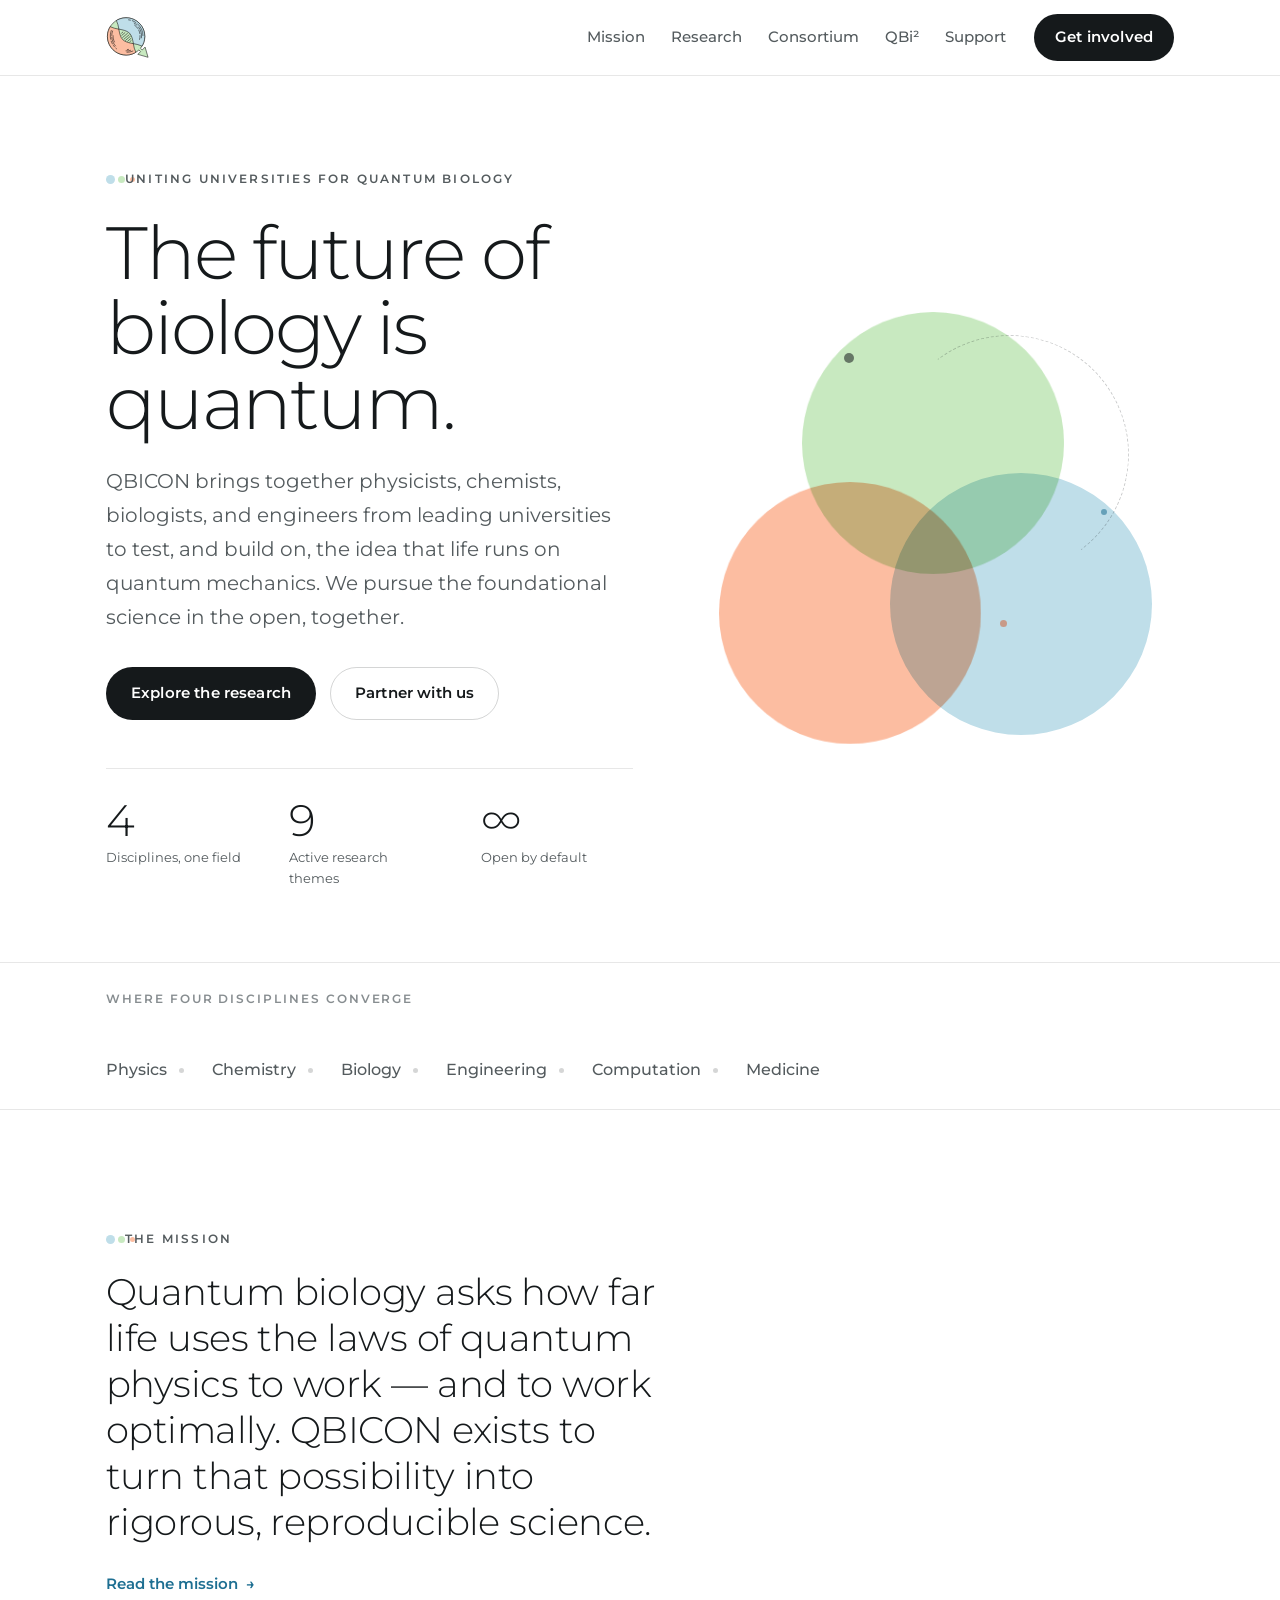
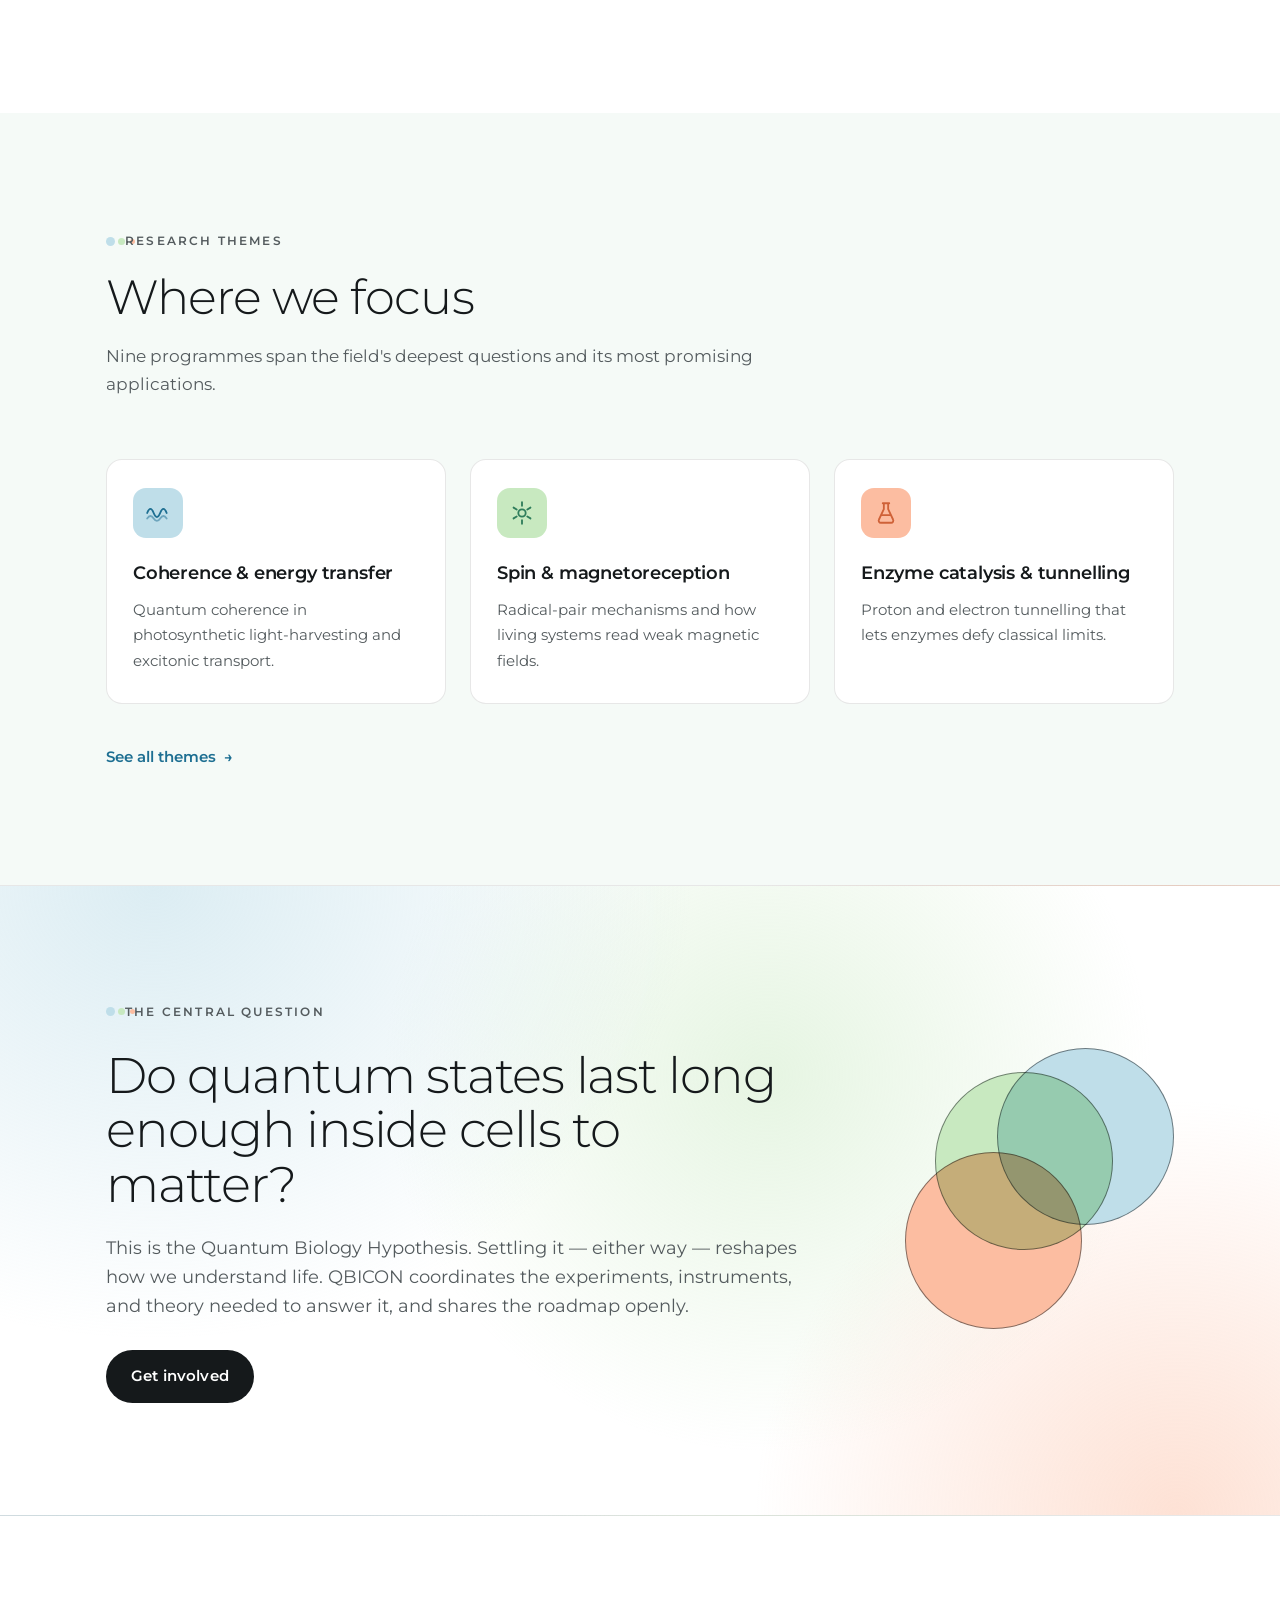
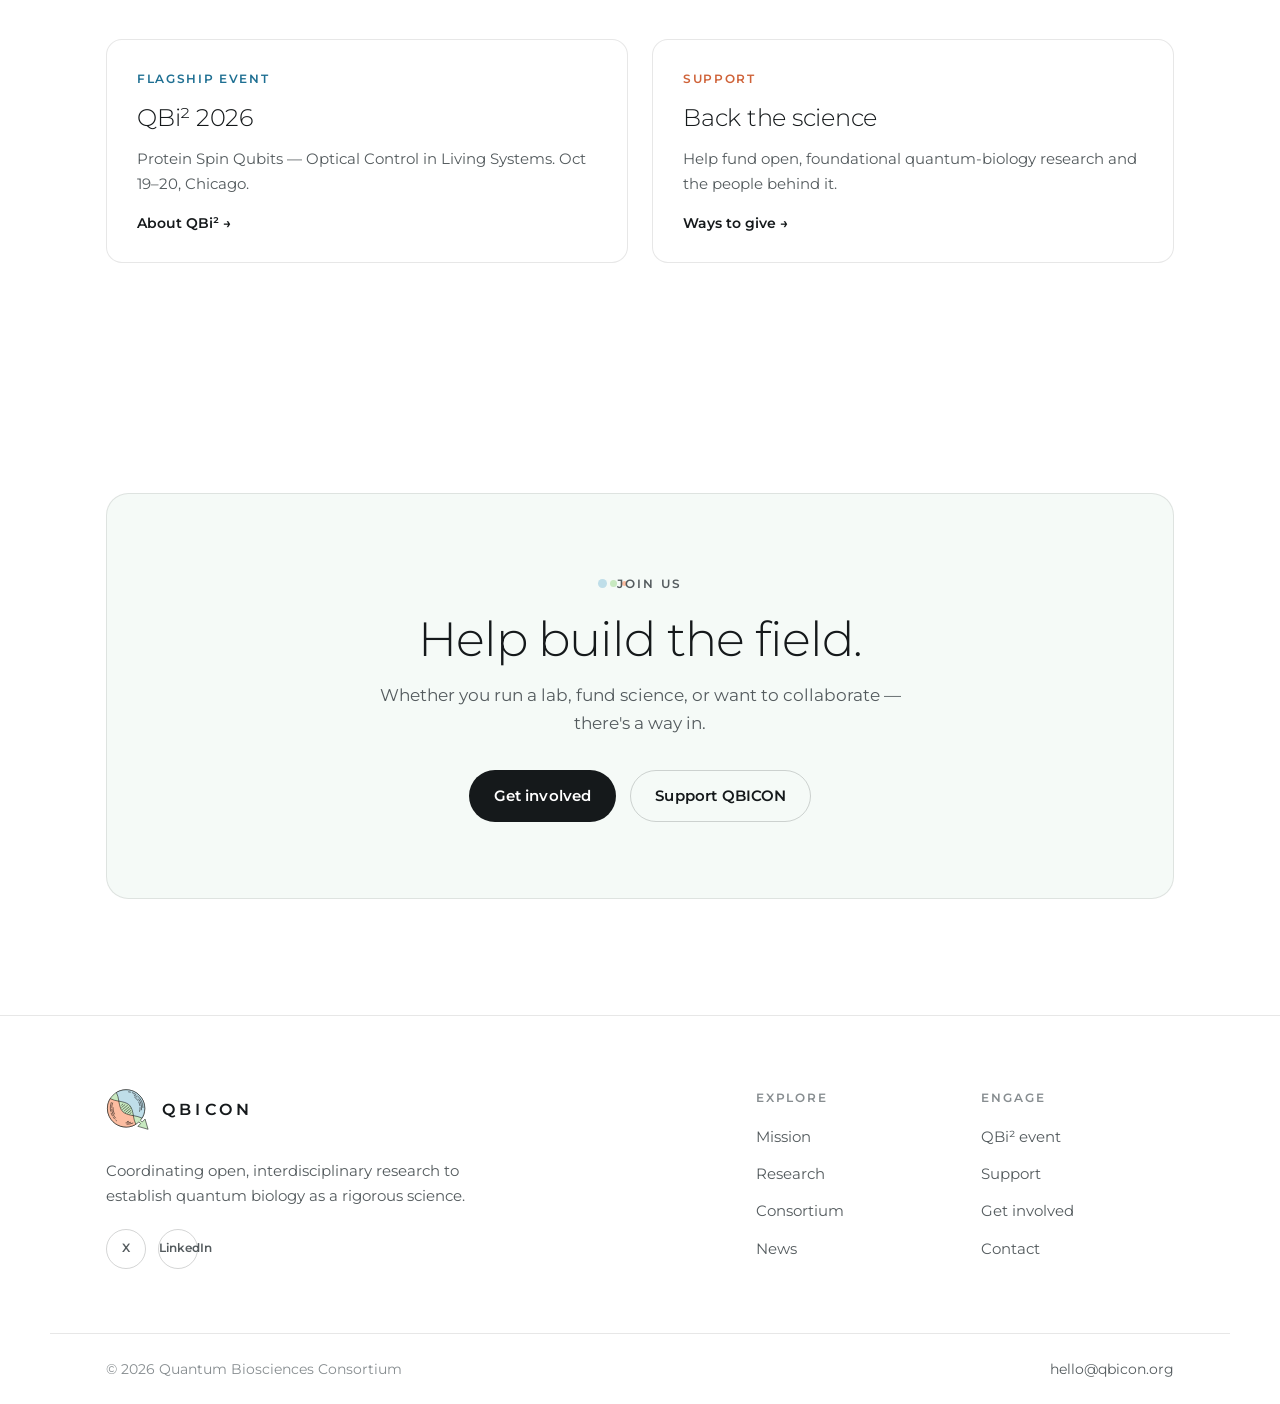
<file: index.html>
<!DOCTYPE html>
<html lang="en">
<head>
  <meta charset="UTF-8" />
  <meta name="viewport" content="width=device-width, initial-scale=1.0" />
  <title>Quantum Biosciences Consortium — QBICON</title>
  <meta name="description" content="QBICON unites physicists, chemists, biologists, and engineers from leading universities to establish quantum biology as a rigorous, open science." />
  <link rel="canonical" href="https://qbicon.org/" />
  <meta property="og:type" content="website" />
  <meta property="og:title" content="Quantum Biosciences Consortium — QBICON" />
  <meta property="og:description" content="QBICON unites physicists, chemists, biologists, and engineers from leading universities to establish quantum biology as a rigorous, open science." />
  <meta property="og:url" content="https://qbicon.org/" />
  <meta property="og:image" content="https://qbicon.org/assets/og-image.png" />
  <meta name="twitter:card" content="summary_large_image" />
  <link rel="icon" type="image/svg+xml" href="assets/favicon.svg" />
  <link rel="icon" type="image/png" sizes="32x32" href="assets/favicon-32.png" />
  <link rel="apple-touch-icon" href="assets/apple-touch-icon.png" />
  <link rel="preconnect" href="https://fonts.googleapis.com" />
  <link rel="preconnect" href="https://fonts.gstatic.com" crossorigin />
  <link href="https://fonts.googleapis.com/css2?family=Montserrat:wght@300;400;500;600;700&display=swap" rel="stylesheet" />
  <link rel="stylesheet" href="styles.css" />
</head>
<body>
  <a class="skip-link" href="#main">Skip to content</a>
  <!-- ============================ HEADER ============================
       Edit the links/labels below. This header is repeated on every page,
       so update each .html file (or find-and-replace across them). -->
  <header class="site-header">
    <div class="container header-inner">
      <a class="brand" href="index.html" aria-label="QBICON home">
        <img class="brand-mark" src="assets/logo-mark.svg" alt=""/>
        <!--
        <span class="brand-text">
          <span class="brand-short">QBICON</span>
          <span class="brand-full">Quantum Biosciences Consortium</span>
        </span>
        -->
      </a>
      <input class="nav-toggle-cb" type="checkbox" id="nav-toggle" aria-hidden="true" tabindex="-1" />
      <nav class="nav" aria-label="Primary">
        <ul class="nav-list">
            <li><a href="mission.html">Mission</a></li>
            <li><a href="research.html">Research</a></li>
            <li><a href="consortium.html">Consortium</a></li>
            <li><a href="https://qbisquared.com">QBi²</a></li>
            <li><a href="support.html">Support</a></li>
          </ul>
        <a class="btn btn-primary nav-cta" href="join.html">Get involved</a>
      </nav>
      <label class="nav-toggle" for="nav-toggle" aria-label="Toggle menu"><span></span><span></span><span></span></label>
    </div>
  </header>

  <main id="main">
    <!-- HERO -->
    <section class="hero" aria-labelledby="heroTitle">
      <div class="container hero-grid">
        <div class="hero-copy">
          <p class="eyebrow">Uniting universities for quantum biology</p>
          <h1 class="hero-title" id="heroTitle">The future of biology is quantum.</h1>
          <p class="lead">QBICON brings together physicists, chemists, biologists, and engineers from leading universities to test, and build on, the idea that life runs on quantum mechanics. We pursue the foundational science in the open, together.</p>
          <div class="hero-actions">
            <a class="btn btn-primary" href="research.html">Explore the research</a>
            <a class="btn btn-ghost" href="join.html">Partner with us</a>
          </div>
          <dl class="hero-stats">
            <div><dt>4</dt><dd>Disciplines, one field</dd></div>
            <div><dt>9</dt><dd>Active research themes</dd></div>
            <div><dt>∞</dt><dd>Open by default</dd></div>
          </dl>
        </div>
        <div class="hero-visual" aria-hidden="true">
          <div class="qfield">
            <span class="disc disc-green"></span>
            <span class="disc disc-blue"></span>
            <span class="disc disc-coral"></span>
            <span class="quanta q1"></span>
            <span class="quanta q2"></span>
            <span class="quanta q3"></span>
          </div>
        </div>
      </div>
    </section>

    <!-- DISCIPLINES STRIP -->
    <section class="strip" aria-label="Disciplines">
      <div class="container strip-inner">
        <span class="strip-label">Where four disciplines converge</span>
        <ul class="strip-list">
          <li>Physics</li><li>Chemistry</li><li>Biology</li><li>Engineering</li><li>Computation</li><li>Medicine</li>
        </ul>
      </div>
    </section>

    <!-- MISSION TEASER -->
    <section class="section home-mission">
      <div class="container">
        <p class="eyebrow">The mission</p>
        <p class="home-mission-text">Quantum biology asks how far life uses the laws of quantum physics to work — and to work optimally. QBICON exists to turn that possibility into rigorous, reproducible science.</p>
        <a class="text-link" href="mission.html">Read the mission <span aria-hidden="true">→</span></a>
      </div>
    </section>

    <!-- RESEARCH TEASER -->
    <section class="section section-alt research">
      <div class="container">
        <div class="section-head">
          <p class="eyebrow">Research themes</p>
          <h2 class="section-title">Where we focus</h2>
          <p class="section-intro">Nine programmes span the field's deepest questions and its most promising applications.</p>
        </div>
        <ul class="card-grid">
          <li class="card" style="--accent: var(--q-blue); --accent-soft: var(--q-blue);">
            <div class="card-icon" style="--icon: var(--blue-deep);"><svg viewBox="0 0 24 24" fill="none" stroke="var(--icon)" stroke-width="1.7" stroke-linecap="round" stroke-linejoin="round"><path d="M2 12c2-5 4-5 6 0s4 5 6 0 4-5 6 0"/><path d="M2 17c2-3 4-3 6 0s4 3 6 0 4-3 6 0" opacity=".5"/></svg></div>
            <h3 class="card-title">Coherence &amp; energy transfer</h3>
            <p class="card-desc">Quantum coherence in photosynthetic light-harvesting and excitonic transport.</p>
          </li>
          <li class="card" style="--accent: var(--q-green); --accent-soft: var(--q-green);">
            <div class="card-icon" style="--icon: var(--green-deep);"><svg viewBox="0 0 24 24" fill="none" stroke="var(--icon)" stroke-width="1.7" stroke-linecap="round" stroke-linejoin="round"><circle cx="12" cy="12" r="3.4"/><path d="M12 2v3.4M12 18.6V22M4.2 7l2.9 1.7M16.9 15.3l2.9 1.7M19.8 7l-2.9 1.7M7.1 15.3 4.2 17"/></svg></div>
            <h3 class="card-title">Spin &amp; magnetoreception</h3>
            <p class="card-desc">Radical-pair mechanisms and how living systems read weak magnetic fields.</p>
          </li>
          <li class="card" style="--accent: var(--q-coral); --accent-soft: var(--q-coral);">
            <div class="card-icon" style="--icon: var(--coral-deep);"><svg viewBox="0 0 24 24" fill="none" stroke="var(--icon)" stroke-width="1.7" stroke-linecap="round" stroke-linejoin="round"><path d="M9 3h6M10 3v5.5L5.5 18a2 2 0 0 0 1.8 3h9.4a2 2 0 0 0 1.8-3L14 8.5V3"/><path d="M8 14h8"/></svg></div>
            <h3 class="card-title">Enzyme catalysis &amp; tunnelling</h3>
            <p class="card-desc">Proton and electron tunnelling that lets enzymes defy classical limits.</p>
          </li>
        </ul>
        <p style="margin-top: clamp(28px,4vw,40px)">
          <a class="text-link" href="research.html">See all themes <span aria-hidden="true">→</span></a>
        </p>
      </div>
    </section>

    <!-- CENTRAL QUESTION -->
    <section class="roadmap">
      <div class="container roadmap-inner">
        <div class="roadmap-copy">
          <p class="eyebrow">The central question</p>
          <h2 class="roadmap-title">Do quantum states last long enough inside cells to matter?</h2>
          <p class="roadmap-body">This is the Quantum Biology Hypothesis. Settling it — either way — reshapes how we understand life. QBICON coordinates the experiments, instruments, and theory needed to answer it, and shares the roadmap openly.</p>
          <a class="btn btn-primary" href="join.html">Get involved</a>
        </div>
        <div class="roadmap-visual" aria-hidden="true"><span class="rd disc-green"></span><span class="rd disc-blue"></span><span class="rd disc-coral"></span></div>
      </div>
    </section>

    <!-- FEATURES -->
    <section class="section">
      <div class="container">
        <ul class="home-features">
          <a class="feature" href="qbisquared.html" style="--accent: var(--q-blue); --icon: var(--blue-deep);">
            <span class="feature-kicker">Flagship event</span>
            <span class="feature-title">QBi² 2026</span>
            <span class="feature-desc">Protein Spin Qubits — Optical Control in Living Systems. Oct 19–20, Chicago.</span>
            <span class="feature-cta">About QBi² <span aria-hidden="true">→</span></span>
          </a>
          <a class="feature" href="support.html" style="--accent: var(--q-coral); --icon: var(--coral-deep);">
            <span class="feature-kicker">Support</span>
            <span class="feature-title">Back the science</span>
            <span class="feature-desc">Help fund open, foundational quantum-biology research and the people behind it.</span>
            <span class="feature-cta">Ways to give <span aria-hidden="true">→</span></span>
          </a>
        </ul>
      </div>
    </section>

    <!-- CLOSING CTA -->
    <section class="section home-cta">
      <div class="container">
        <div class="home-cta-inner">
          <p class="eyebrow">Join us</p>
          <h2 class="home-cta-title">Help build the field.</h2>
          <p class="home-cta-text">Whether you run a lab, fund science, or want to collaborate — there's a way in.</p>
          <div class="home-cta-actions">
            <a class="btn btn-primary" href="join.html">Get involved</a>
            <a class="btn btn-ghost" href="support.html">Support QBICON</a>
          </div>
        </div>
      </div>
    </section>
  </main>

  <!-- ============================ FOOTER ============================
       Repeated on every page — edit links, blurb, social URLs, and email. -->
  <footer class="site-footer">
    <div class="container footer-grid">
      <div class="footer-brand">
        <a class="brand brand-footer" href="index.html" aria-label="QBICON home">
          <img class="brand-mark" src="assets/logo-mark.svg" alt="" width="40" height="40" />
          <span class="brand-short">QBICON</span>
        </a>
        <p class="footer-blurb">Coordinating open, interdisciplinary research to establish quantum biology as a rigorous science.</p>
        <ul class="social">
          <!-- Add your real profile URLs in the href="" values below. -->
          <li><a href="#" target="_blank" rel="noopener" aria-label="X">X</a></li>
          <li><a href="#" target="_blank" rel="noopener" aria-label="LinkedIn">LinkedIn</a></li>
        </ul>
      </div>
      <nav class="footer-cols" aria-label="Footer">
        <div>
          <h3>Explore</h3>
          <ul>
            <li><a href="mission.html">Mission</a></li>
            <li><a href="research.html">Research</a></li>
            <li><a href="consortium.html">Consortium</a></li>
            <li><a href="news.html">News</a></li>
          </ul>
        </div>
        <div>
          <h3>Engage</h3>
          <ul>
            <li><a href="qbisquared.html">QBi² event</a></li>
            <li><a href="support.html">Support</a></li>
            <li><a href="join.html">Get involved</a></li>
            <li><a href="mailto:hello@qbicon.org">Contact</a></li>
          </ul>
        </div>
      </nav>
    </div>
    <div class="container footer-base">
      <p>© 2026 Quantum Biosciences Consortium</p>
      <p class="footer-meta"><a href="mailto:hello@qbicon.org">hello@qbicon.org</a></p>
    </div>
  </footer>
</body>
</html>
</file>
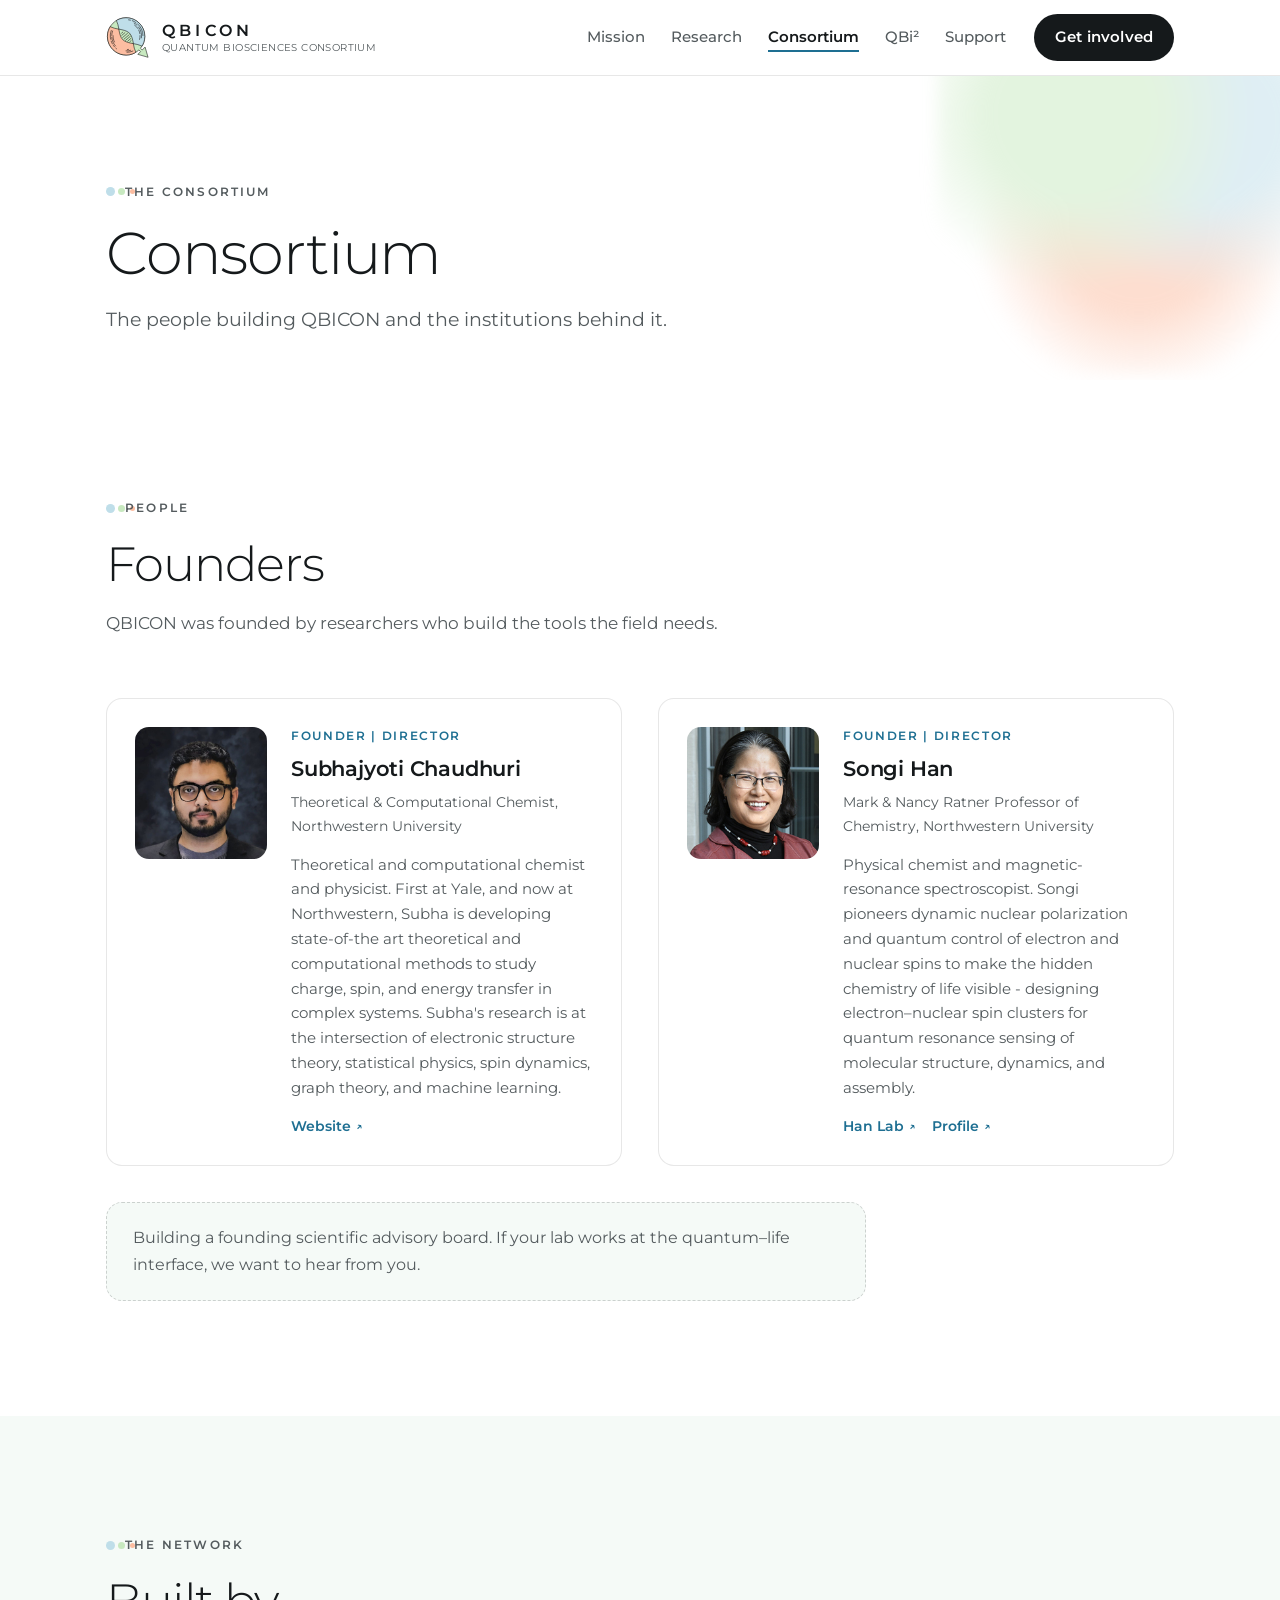
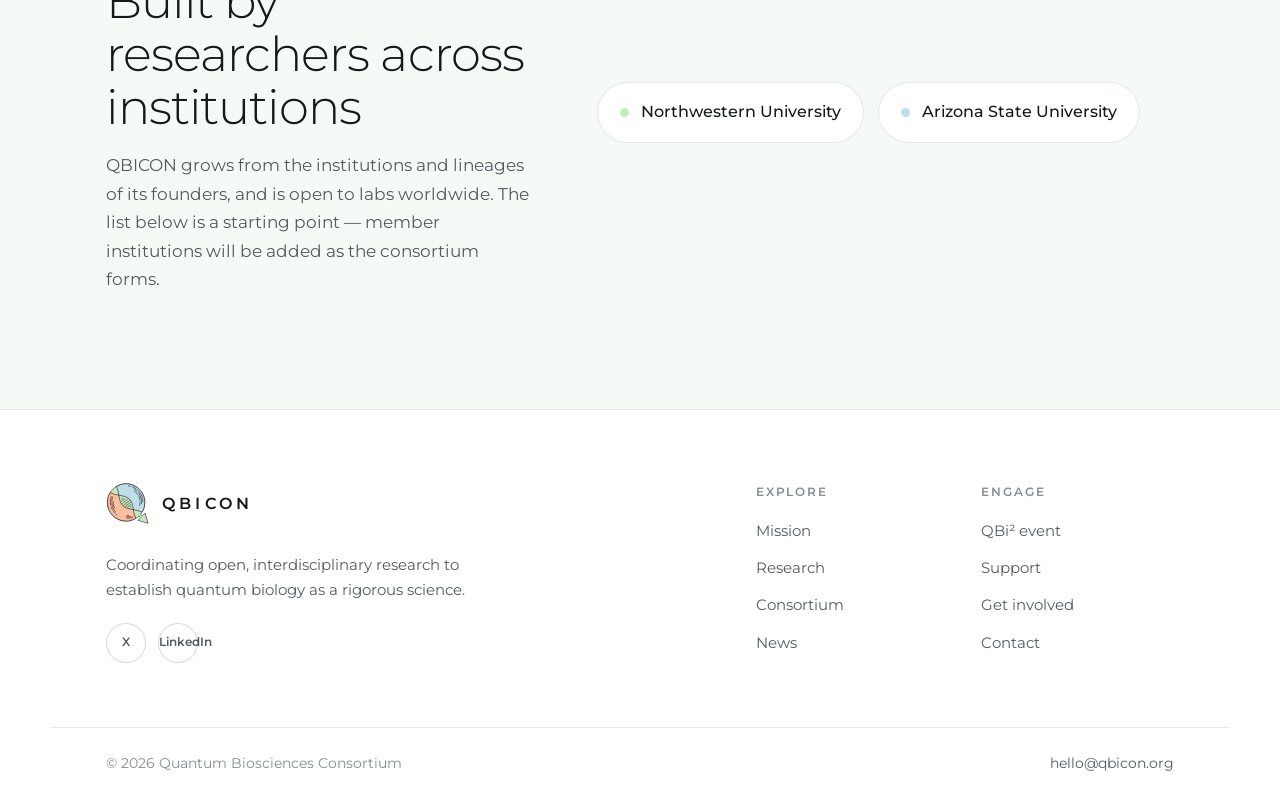
<file: consortium.html>
<!DOCTYPE html>
<html lang="en">
<head>
  <meta charset="UTF-8" />
  <meta name="viewport" content="width=device-width, initial-scale=1.0" />
  <title>Consortium — QBICON</title>
  <meta name="description" content="The founders of QBICON and the institutions building the consortium." />
  <link rel="canonical" href="https://qbicon.org/consortium.html" />
  <meta property="og:type" content="website" />
  <meta property="og:title" content="Consortium — QBICON" />
  <meta property="og:description" content="The founders of QBICON and the institutions building the consortium." />
  <meta property="og:url" content="https://qbicon.org/consortium.html" />
  <meta property="og:image" content="https://qbicon.org/assets/og-image.png" />
  <meta name="twitter:card" content="summary_large_image" />
  <link rel="icon" type="image/svg+xml" href="assets/favicon.svg" />
  <link rel="icon" type="image/png" sizes="32x32" href="assets/favicon-32.png" />
  <link rel="apple-touch-icon" href="assets/apple-touch-icon.png" />
  <link rel="preconnect" href="https://fonts.googleapis.com" />
  <link rel="preconnect" href="https://fonts.gstatic.com" crossorigin />
  <link href="https://fonts.googleapis.com/css2?family=Montserrat:wght@300;400;500;600;700&display=swap" rel="stylesheet" />
  <link rel="stylesheet" href="styles.css" />
</head>
<body>
  <a class="skip-link" href="#main">Skip to content</a>
  <!-- ============================ HEADER ============================
       Edit the links/labels below. This header is repeated on every page,
       so update each .html file (or find-and-replace across them). -->
  <header class="site-header">
    <div class="container header-inner">
      <a class="brand" href="index.html" aria-label="QBICON home">
        <img class="brand-mark" src="assets/logo-mark.svg" alt="" width="44" height="44" />
        <span class="brand-text">
          <span class="brand-short">QBICON</span>
          <span class="brand-full">Quantum Biosciences Consortium</span>
        </span>
      </a>
      <input class="nav-toggle-cb" type="checkbox" id="nav-toggle" aria-hidden="true" tabindex="-1" />
      <nav class="nav" aria-label="Primary">
        <ul class="nav-list">
            <li><a href="mission.html">Mission</a></li>
            <li><a href="research.html">Research</a></li>
            <li><a href="consortium.html" aria-current="page">Consortium</a></li>
            <li><a href="qbisquared.html">QBi²</a></li>
            <li><a href="support.html">Support</a></li>
          </ul>
        <a class="btn btn-primary nav-cta" href="join.html">Get involved</a>
      </nav>
      <label class="nav-toggle" for="nav-toggle" aria-label="Toggle menu"><span></span><span></span><span></span></label>
    </div>
  </header>

  <main id="main">
    <section class="page-head">
      <div class="container">
        <p class="eyebrow">The consortium</p>
        <h1 class="page-title">Consortium</h1>
        <p class="page-intro">The people building QBICON and the institutions behind it.</p>
      </div>
    </section>

    <!-- PEOPLE -->
    <section class="section people">
      <div class="container">
        <div class="section-head">
          <p class="eyebrow">People</p>
          <h2 class="section-title">Founders</h2>
          <p class="section-intro">QBICON was founded by researchers who build the tools the field needs.</p>
        </div>
        <ul class="founders">
          <li class="founder">
            <img class="founder-photo" src="assets/img/subhajyoti-chaudhuri.jpg" alt="Subhajyoti Chaudhuri" width="132" height="132" loading="lazy" />
            <div>
              <p class="founder-role">Founder | Director</p>
              <h3 class="founder-name">Subhajyoti Chaudhuri</h3>
              <p class="founder-affil">Theoretical &amp; Computational Chemist, Northwestern University</p>
              <p class="founder-bio">Theoretical and computational chemist and
                                    physicist. First at Yale, and now at
                                    Northwestern, Subha is developing
                                    state-of-the art theoretical and
                                    computational methods to study charge, spin,
                                    and energy transfer in complex systems.
                                    Subha's research is at the intersection of
                                    electronic structure theory, statistical
                                    physics, spin dynamics, graph theory, and
                                    machine learning.</p>
              <div class="founder-links">
                <a href="https://subhajyotichaudhuri.github.io" target="_blank" rel="noopener">Website</a>
              </div>
            </div>
          </li>
          <li class="founder">
            <img class="founder-photo" src="assets/img/songi-han.jpg" alt="Songi Han" width="132" height="132" loading="lazy" />
            <div>
              <p class="founder-role">Founder | Director</p>
              <h3 class="founder-name">Songi Han</h3>
              <p class="founder-affil">Mark &amp; Nancy Ratner Professor of Chemistry, Northwestern University</p>
              <p class="founder-bio">Physical chemist and magnetic-resonance spectroscopist. Songi pioneers dynamic nuclear polarization and quantum control of electron and nuclear spins to make the hidden chemistry of life visible - designing electron–nuclear spin clusters for quantum resonance sensing of molecular structure, dynamics, and assembly.</p>
              <div class="founder-links">
                <a href="https://hanlab.northwestern.edu/" target="_blank" rel="noopener">Han Lab</a>
                <a href="https://chemistry.northwestern.edu/people/faculty/profiles/songi-han.html" target="_blank" rel="noopener">Profile</a>
              </div>
            </div>
          </li>
        </ul>
        <p class="people-note">Building a founding scientific advisory board. If your lab works at the quantum–life interface, we want to hear from you.</p>
      </div>
    </section>

    <!-- NETWORK -->
    <section class="section section-alt network">
      <div class="container network-grid">
        <div class="section-head network-head">
          <p class="eyebrow">The network</p>
          <h2 class="section-title">Built by researchers across institutions</h2>
          <p class="section-intro">QBICON grows from the institutions and lineages of its founders, and is open to labs worldwide. The list below is a starting point — member institutions will be added as the consortium forms.</p>
        </div>
        <ul class="institutions">
          <li>Northwestern University</li>
          <li>Arizona State University</li>
        </ul>
      </div>
    </section>
  </main>

  <!-- ============================ FOOTER ============================
       Repeated on every page — edit links, blurb, social URLs, and email. -->
  <footer class="site-footer">
    <div class="container footer-grid">
      <div class="footer-brand">
        <a class="brand brand-footer" href="index.html" aria-label="QBICON home">
          <img class="brand-mark" src="assets/logo-mark.svg" alt="" width="40" height="40" />
          <span class="brand-short">QBICON</span>
        </a>
        <p class="footer-blurb">Coordinating open, interdisciplinary research to establish quantum biology as a rigorous science.</p>
        <ul class="social">
          <!-- Add your real profile URLs in the href="" values below. -->
          <li><a href="#" target="_blank" rel="noopener" aria-label="X">X</a></li>
          <li><a href="#" target="_blank" rel="noopener" aria-label="LinkedIn">LinkedIn</a></li>
        </ul>
      </div>
      <nav class="footer-cols" aria-label="Footer">
        <div>
          <h3>Explore</h3>
          <ul>
            <li><a href="mission.html">Mission</a></li>
            <li><a href="research.html">Research</a></li>
            <li><a href="consortium.html">Consortium</a></li>
            <li><a href="news.html">News</a></li>
          </ul>
        </div>
        <div>
          <h3>Engage</h3>
          <ul>
            <li><a href="qbisquared.html">QBi² event</a></li>
            <li><a href="support.html">Support</a></li>
            <li><a href="join.html">Get involved</a></li>
            <li><a href="mailto:han-ofc@qnorthwestern.edu">Contact</a></li>
          </ul>
        </div>
      </nav>
    </div>
    <div class="container footer-base">
      <p>© 2026 Quantum Biosciences Consortium</p>
      <p class="footer-meta"><a href="mailto:hello@qbicon.org">hello@qbicon.org</a></p>
    </div>
  </footer>
</body>
</html>
</file>
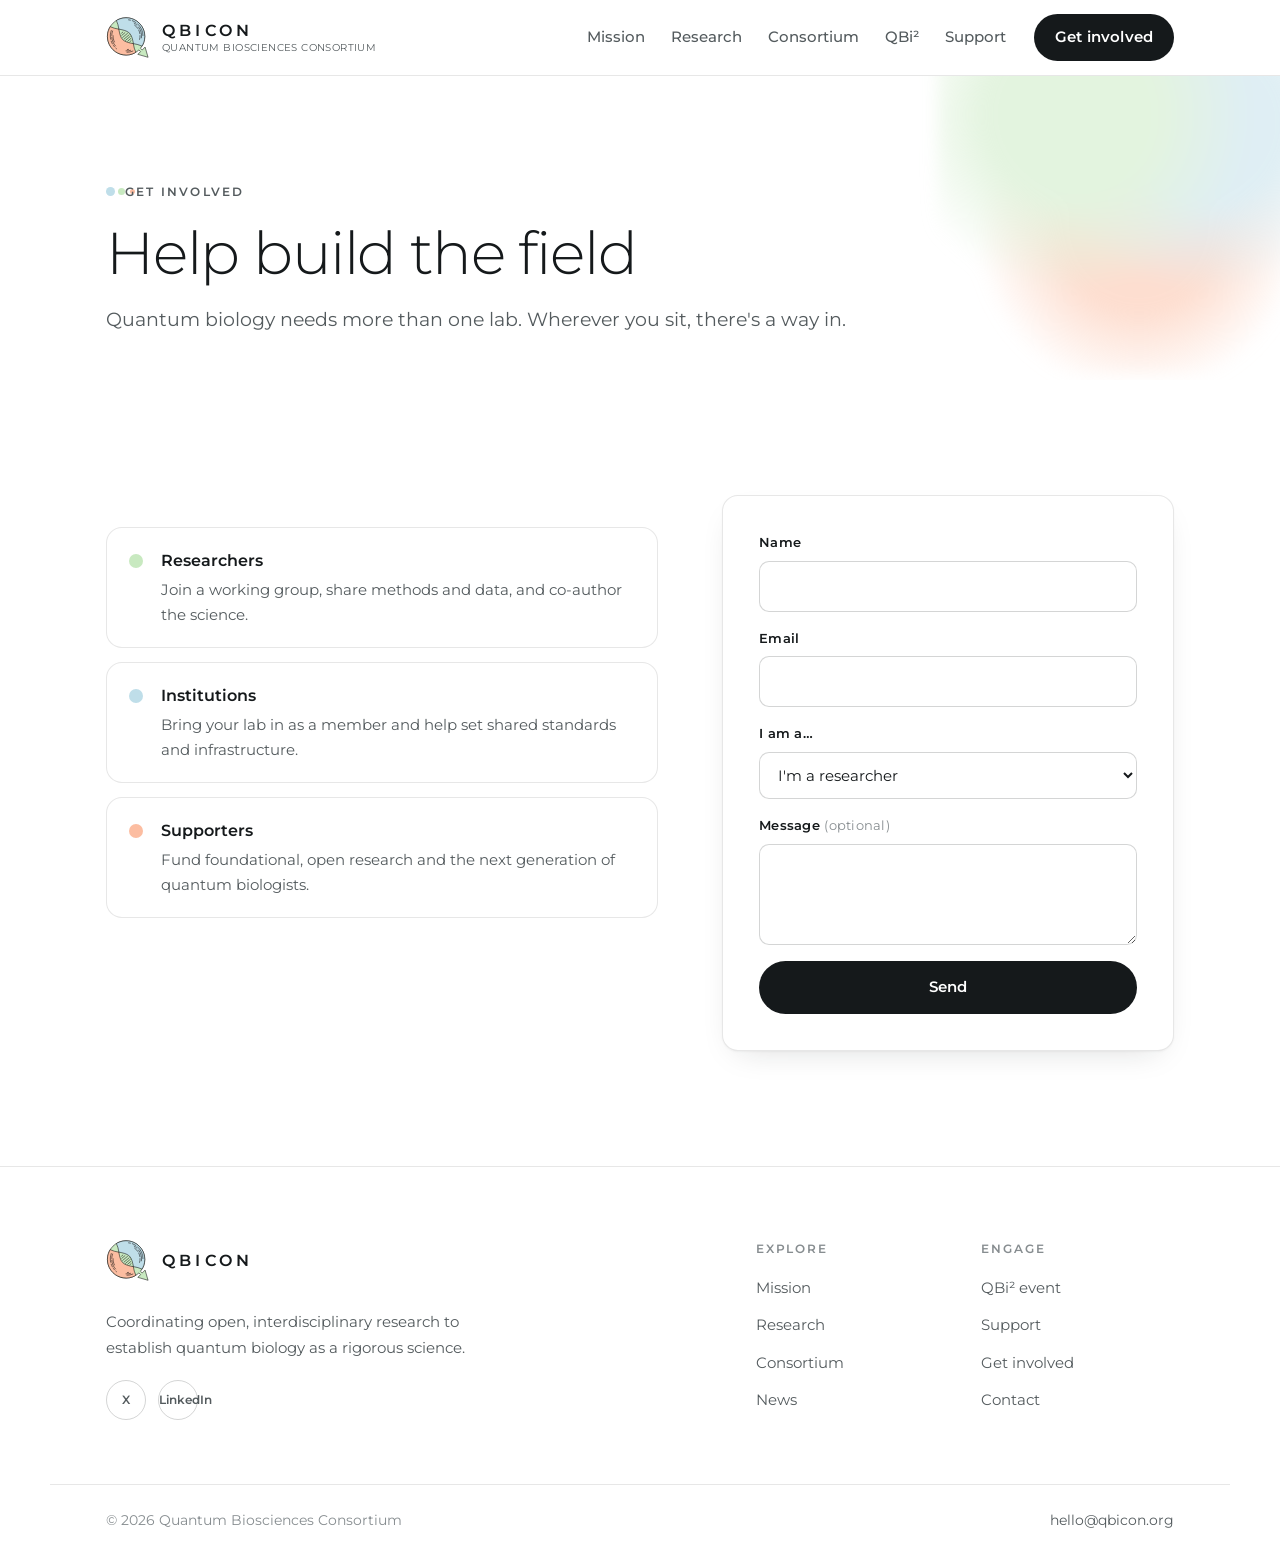
<file: join.html>
<!DOCTYPE html>
<html lang="en">
<head>
  <meta charset="UTF-8" />
  <meta name="viewport" content="width=device-width, initial-scale=1.0" />
  <title>Get involved — QBICON</title>
  <meta name="description" content="Join QBICON as a researcher, member lab, or supporter." />
  <link rel="canonical" href="https://qbicon.org/join.html" />
  <meta property="og:type" content="website" />
  <meta property="og:title" content="Get involved — QBICON" />
  <meta property="og:description" content="Join QBICON as a researcher, member lab, or supporter." />
  <meta property="og:url" content="https://qbicon.org/join.html" />
  <meta property="og:image" content="https://qbicon.org/assets/og-image.png" />
  <meta name="twitter:card" content="summary_large_image" />
  <link rel="icon" type="image/svg+xml" href="assets/favicon.svg" />
  <link rel="icon" type="image/png" sizes="32x32" href="assets/favicon-32.png" />
  <link rel="apple-touch-icon" href="assets/apple-touch-icon.png" />
  <link rel="preconnect" href="https://fonts.googleapis.com" />
  <link rel="preconnect" href="https://fonts.gstatic.com" crossorigin />
  <link href="https://fonts.googleapis.com/css2?family=Montserrat:wght@300;400;500;600;700&display=swap" rel="stylesheet" />
  <link rel="stylesheet" href="styles.css" />
</head>
<body>
  <a class="skip-link" href="#main">Skip to content</a>
  <!-- ============================ HEADER ============================
       Edit the links/labels below. This header is repeated on every page,
       so update each .html file (or find-and-replace across them). -->
  <header class="site-header">
    <div class="container header-inner">
      <a class="brand" href="index.html" aria-label="QBICON home">
        <img class="brand-mark" src="assets/logo-mark.svg" alt="" width="44" height="44" />
        <span class="brand-text">
          <span class="brand-short">QBICON</span>
          <span class="brand-full">Quantum Biosciences Consortium</span>
        </span>
      </a>
      <input class="nav-toggle-cb" type="checkbox" id="nav-toggle" aria-hidden="true" tabindex="-1" />
      <nav class="nav" aria-label="Primary">
        <ul class="nav-list">
            <li><a href="mission.html">Mission</a></li>
            <li><a href="research.html">Research</a></li>
            <li><a href="consortium.html">Consortium</a></li>
            <li><a href="qbisquared.html">QBi²</a></li>
            <li><a href="support.html">Support</a></li>
          </ul>
        <a class="btn btn-primary nav-cta" href="join.html">Get involved</a>
      </nav>
      <label class="nav-toggle" for="nav-toggle" aria-label="Toggle menu"><span></span><span></span><span></span></label>
    </div>
  </header>

  <main id="main">
    <section class="page-head">
      <div class="container">
        <p class="eyebrow">Get involved</p>
        <h1 class="page-title">Help build the field</h1>
        <p class="page-intro">Quantum biology needs more than one lab. Wherever you sit, there's a way in.</p>
      </div>
    </section>

    <section class="section join">
      <div class="container join-grid">
        <div class="join-head">
          <ul class="paths">
            <li class="path">
              <span class="path-dot" style="background: var(--q-green);"></span>
              <div><p class="path-title">Researchers</p><p class="path-desc">Join a working group, share methods and data, and co-author the science.</p></div>
            </li>
            <li class="path">
              <span class="path-dot" style="background: var(--q-blue);"></span>
              <div><p class="path-title">Institutions</p><p class="path-desc">Bring your lab in as a member and help set shared standards and infrastructure.</p></div>
            </li>
            <li class="path">
              <span class="path-dot" style="background: var(--q-coral);"></span>
              <div><p class="path-title">Supporters</p><p class="path-desc">Fund foundational, open research and the next generation of quantum biologists.</p></div>
            </li>
          </ul>
        </div>
        <!-- FORM: set the action to your own endpoint (e.g. Formspree: https://formspree.io/f/xxxx),
             or use action="mailto:hello@qbicon.org" method="post" to open the visitor's email app. -->
        <form class="join-form" action="https://formspree.io/f/your-form-id" method="POST">
          <input type="hidden" name="_subject" value="QBICON enquiry" />
          <div class="field">
            <label for="jf-name">Name</label>
            <input id="jf-name" name="name" type="text" autocomplete="name" required />
          </div>
          <div class="field">
            <label for="jf-email">Email</label>
            <input id="jf-email" name="email" type="email" autocomplete="email" required />
          </div>
          <div class="field">
            <label for="jf-role">I am a…</label>
            <select id="jf-role" name="role">
              <option>I'm a researcher</option>
              <option>Become a member lab</option>
              <option>Support the mission</option>
            </select>
          </div>
          <div class="field">
            <label for="jf-msg">Message <span class="optional">(optional)</span></label>
            <textarea id="jf-msg" name="message" rows="3"></textarea>
          </div>
          <button class="btn btn-primary btn-block" type="submit">Send</button>
        </form>
      </div>
    </section>
  </main>

  <!-- ============================ FOOTER ============================
       Repeated on every page — edit links, blurb, social URLs, and email. -->
  <footer class="site-footer">
    <div class="container footer-grid">
      <div class="footer-brand">
        <a class="brand brand-footer" href="index.html" aria-label="QBICON home">
          <img class="brand-mark" src="assets/logo-mark.svg" alt="" width="40" height="40" />
          <span class="brand-short">QBICON</span>
        </a>
        <p class="footer-blurb">Coordinating open, interdisciplinary research to establish quantum biology as a rigorous science.</p>
        <ul class="social">
          <!-- Add your real profile URLs in the href="" values below. -->
          <li><a href="#" target="_blank" rel="noopener" aria-label="X">X</a></li>
          <li><a href="#" target="_blank" rel="noopener" aria-label="LinkedIn">LinkedIn</a></li>
        </ul>
      </div>
      <nav class="footer-cols" aria-label="Footer">
        <div>
          <h3>Explore</h3>
          <ul>
            <li><a href="mission.html">Mission</a></li>
            <li><a href="research.html">Research</a></li>
            <li><a href="consortium.html">Consortium</a></li>
            <li><a href="news.html">News</a></li>
          </ul>
        </div>
        <div>
          <h3>Engage</h3>
          <ul>
            <li><a href="qbisquared.html">QBi² event</a></li>
            <li><a href="support.html">Support</a></li>
            <li><a href="join.html">Get involved</a></li>
            <li><a href="mailto:hello@qbicon.org">Contact</a></li>
          </ul>
        </div>
      </nav>
    </div>
    <div class="container footer-base">
      <p>© 2026 Quantum Biosciences Consortium</p>
      <p class="footer-meta"><a href="mailto:hello@qbicon.org">hello@qbicon.org</a></p>
    </div>
  </footer>
</body>
</html>
</file>
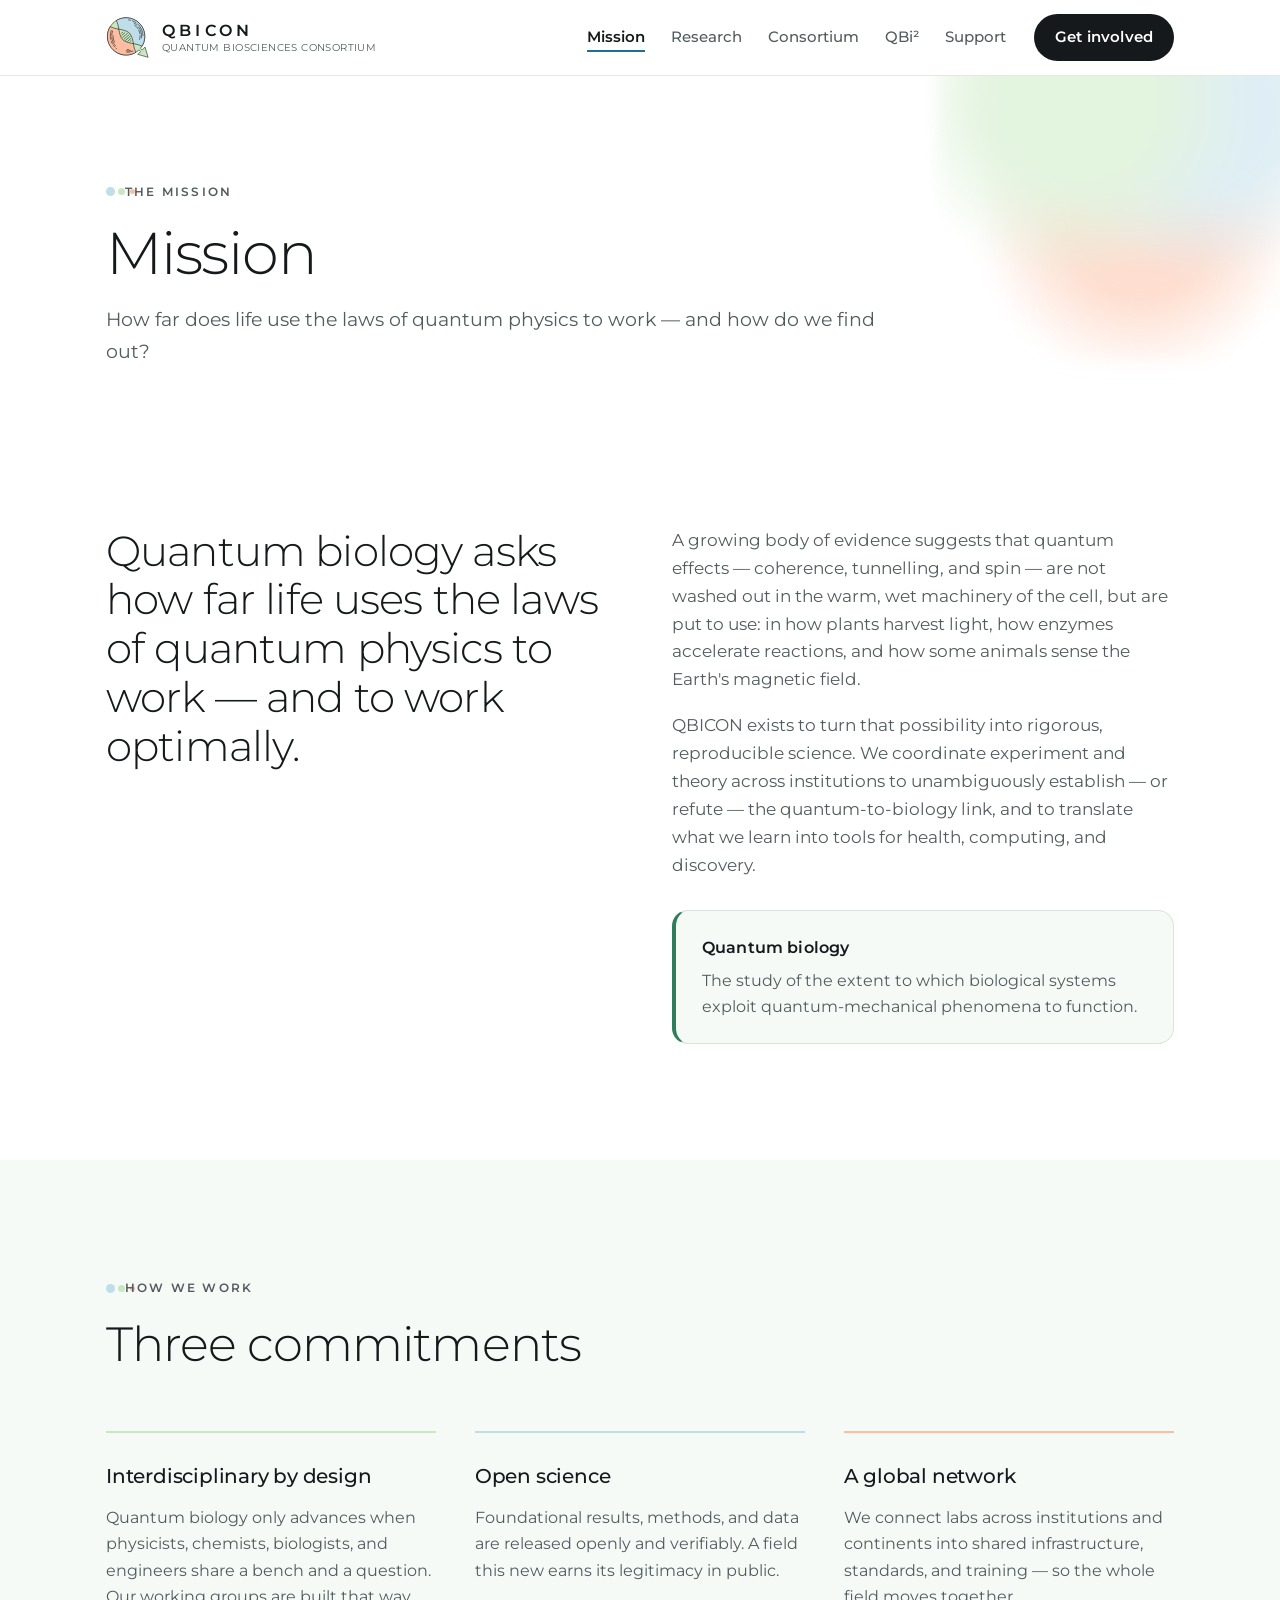
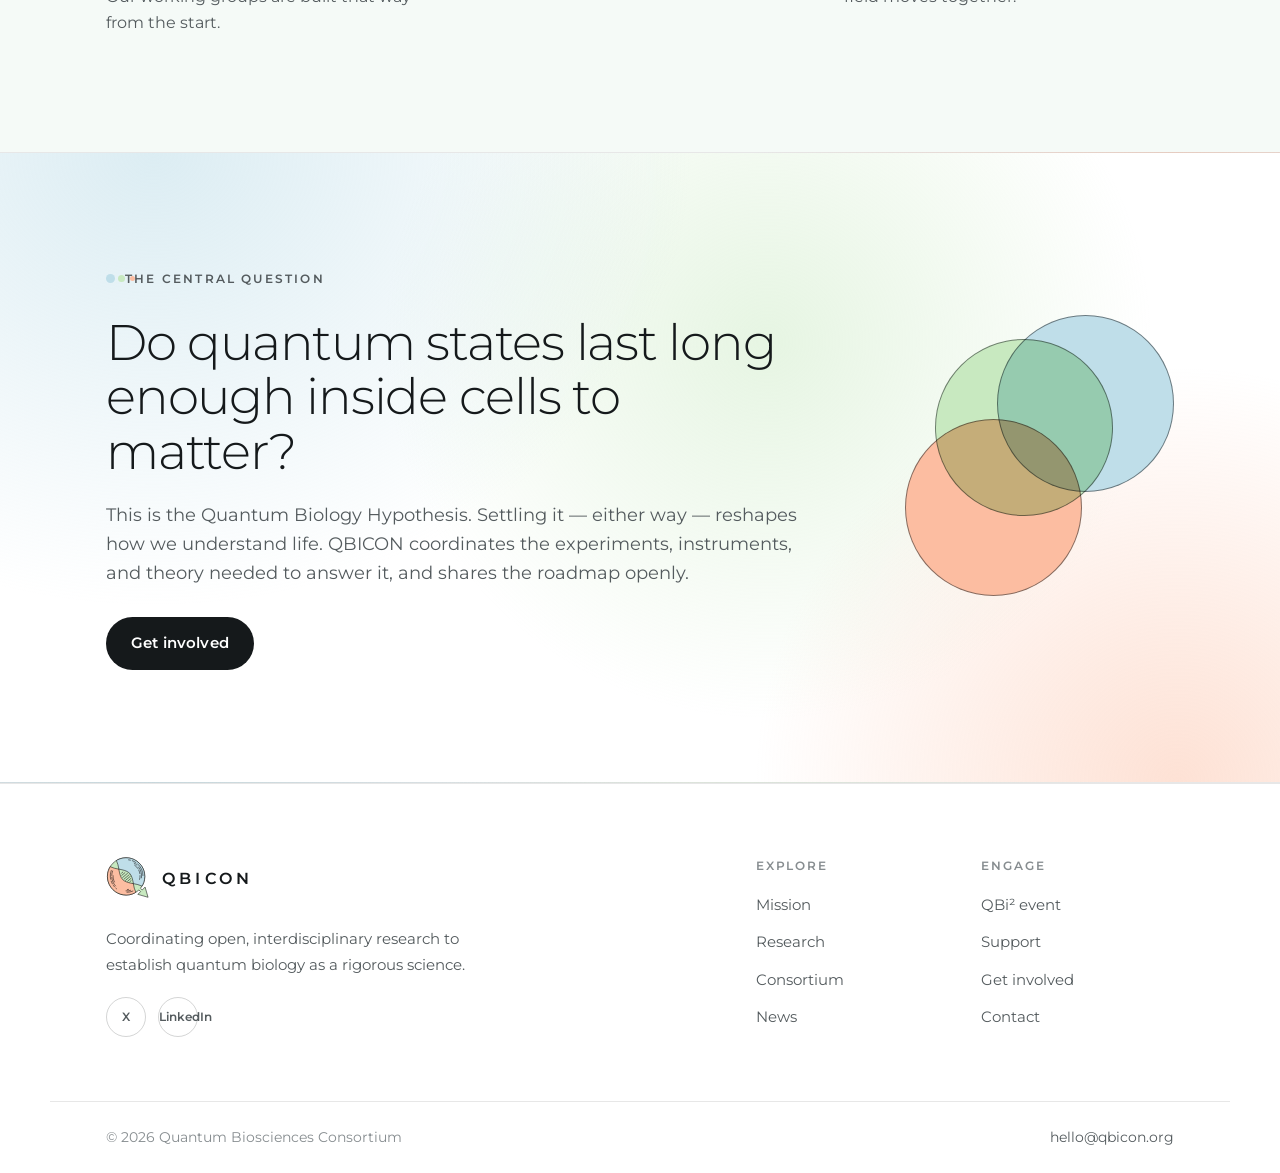
<file: mission.html>
<!DOCTYPE html>
<html lang="en">
<head>
  <meta charset="UTF-8" />
  <meta name="viewport" content="width=device-width, initial-scale=1.0" />
  <title>Mission — QBICON</title>
  <meta name="description" content="How far does life use quantum physics? QBICON's mission, definition of quantum biology, and approach." />
  <link rel="canonical" href="https://qbicon.org/mission.html" />
  <meta property="og:type" content="website" />
  <meta property="og:title" content="Mission — QBICON" />
  <meta property="og:description" content="How far does life use quantum physics? QBICON's mission, definition of quantum biology, and approach." />
  <meta property="og:url" content="https://qbicon.org/mission.html" />
  <meta property="og:image" content="https://qbicon.org/assets/og-image.png" />
  <meta name="twitter:card" content="summary_large_image" />
  <link rel="icon" type="image/svg+xml" href="assets/favicon.svg" />
  <link rel="icon" type="image/png" sizes="32x32" href="assets/favicon-32.png" />
  <link rel="apple-touch-icon" href="assets/apple-touch-icon.png" />
  <link rel="preconnect" href="https://fonts.googleapis.com" />
  <link rel="preconnect" href="https://fonts.gstatic.com" crossorigin />
  <link href="https://fonts.googleapis.com/css2?family=Montserrat:wght@300;400;500;600;700&display=swap" rel="stylesheet" />
  <link rel="stylesheet" href="styles.css" />
</head>
<body>
  <a class="skip-link" href="#main">Skip to content</a>
  <!-- ============================ HEADER ============================
       Edit the links/labels below. This header is repeated on every page,
       so update each .html file (or find-and-replace across them). -->
  <header class="site-header">
    <div class="container header-inner">
      <a class="brand" href="index.html" aria-label="QBICON home">
        <img class="brand-mark" src="assets/logo-mark.svg" alt="" width="44" height="44" />
        <span class="brand-text">
          <span class="brand-short">QBICON</span>
          <span class="brand-full">Quantum Biosciences Consortium</span>
        </span>
      </a>
      <input class="nav-toggle-cb" type="checkbox" id="nav-toggle" aria-hidden="true" tabindex="-1" />
      <nav class="nav" aria-label="Primary">
        <ul class="nav-list">
            <li><a href="mission.html" aria-current="page">Mission</a></li>
            <li><a href="research.html">Research</a></li>
            <li><a href="consortium.html">Consortium</a></li>
            <li><a href="qbisquared.html">QBi²</a></li>
            <li><a href="support.html">Support</a></li>
          </ul>
        <a class="btn btn-primary nav-cta" href="join.html">Get involved</a>
      </nav>
      <label class="nav-toggle" for="nav-toggle" aria-label="Toggle menu"><span></span><span></span><span></span></label>
    </div>
  </header>

  <main id="main">
    <section class="page-head">
      <div class="container">
        <p class="eyebrow">The mission</p>
        <h1 class="page-title">Mission</h1>
        <p class="page-intro">How far does life use the laws of quantum physics to work — and how do we find out?</p>
      </div>
    </section>

    <section class="section mission">
      <div class="container mission-grid">
        <div class="mission-head">
          <h2 class="statement">Quantum biology asks how far life uses the laws of quantum physics to work — and to work optimally.</h2>
        </div>
        <div class="mission-body">
          <p>A growing body of evidence suggests that quantum effects — coherence, tunnelling, and spin — are not washed out in the warm, wet machinery of the cell, but are put to use: in how plants harvest light, how enzymes accelerate reactions, and how some animals sense the Earth's magnetic field.</p>
          <p>QBICON exists to turn that possibility into rigorous, reproducible science. We coordinate experiment and theory across institutions to unambiguously establish — or refute — the quantum-to-biology link, and to translate what we learn into tools for health, computing, and discovery.</p>
          <figure class="definition">
            <figcaption class="definition-term">Quantum biology</figcaption>
            <blockquote class="definition-def">The study of the extent to which biological systems exploit quantum-mechanical phenomena to function.</blockquote>
          </figure>
        </div>
      </div>
    </section>

    <section class="section section-alt approach">
      <div class="container">
        <div class="section-head">
          <p class="eyebrow">How we work</p>
          <h2 class="section-title">Three commitments</h2>
        </div>
        <ul class="pillars">
          <li class="pillar" style="--accent: var(--q-green);">
            <h3 class="pillar-title">Interdisciplinary by design</h3>
            <p class="pillar-desc">Quantum biology only advances when physicists, chemists, biologists, and engineers share a bench and a question. Our working groups are built that way from the start.</p>
          </li>
          <li class="pillar" style="--accent: var(--q-blue);">
            <h3 class="pillar-title">Open science</h3>
            <p class="pillar-desc">Foundational results, methods, and data are released openly and verifiably. A field this new earns its legitimacy in public.</p>
          </li>
          <li class="pillar" style="--accent: var(--q-coral);">
            <h3 class="pillar-title">A global network</h3>
            <p class="pillar-desc">We connect labs across institutions and continents into shared infrastructure, standards, and training — so the whole field moves together.</p>
          </li>
        </ul>
      </div>
    </section>

    <!-- CENTRAL QUESTION -->
    <section class="roadmap">
      <div class="container roadmap-inner">
        <div class="roadmap-copy">
          <p class="eyebrow">The central question</p>
          <h2 class="roadmap-title">Do quantum states last long enough inside cells to matter?</h2>
          <p class="roadmap-body">This is the Quantum Biology Hypothesis. Settling it — either way — reshapes how we understand life. QBICON coordinates the experiments, instruments, and theory needed to answer it, and shares the roadmap openly.</p>
          <a class="btn btn-primary" href="join.html">Get involved</a>
        </div>
        <div class="roadmap-visual" aria-hidden="true"><span class="rd disc-green"></span><span class="rd disc-blue"></span><span class="rd disc-coral"></span></div>
      </div>
    </section>
  </main>

  <!-- ============================ FOOTER ============================
       Repeated on every page — edit links, blurb, social URLs, and email. -->
  <footer class="site-footer">
    <div class="container footer-grid">
      <div class="footer-brand">
        <a class="brand brand-footer" href="index.html" aria-label="QBICON home">
          <img class="brand-mark" src="assets/logo-mark.svg" alt="" width="40" height="40" />
          <span class="brand-short">QBICON</span>
        </a>
        <p class="footer-blurb">Coordinating open, interdisciplinary research to establish quantum biology as a rigorous science.</p>
        <ul class="social">
          <!-- Add your real profile URLs in the href="" values below. -->
          <li><a href="#" target="_blank" rel="noopener" aria-label="X">X</a></li>
          <li><a href="#" target="_blank" rel="noopener" aria-label="LinkedIn">LinkedIn</a></li>
        </ul>
      </div>
      <nav class="footer-cols" aria-label="Footer">
        <div>
          <h3>Explore</h3>
          <ul>
            <li><a href="mission.html">Mission</a></li>
            <li><a href="research.html">Research</a></li>
            <li><a href="consortium.html">Consortium</a></li>
            <li><a href="news.html">News</a></li>
          </ul>
        </div>
        <div>
          <h3>Engage</h3>
          <ul>
            <li><a href="qbisquared.html">QBi² event</a></li>
            <li><a href="support.html">Support</a></li>
            <li><a href="join.html">Get involved</a></li>
            <li><a href="mailto:hello@qbicon.org">Contact</a></li>
          </ul>
        </div>
      </nav>
    </div>
    <div class="container footer-base">
      <p>© 2026 Quantum Biosciences Consortium</p>
      <p class="footer-meta"><a href="mailto:hello@qbicon.org">hello@qbicon.org</a></p>
    </div>
  </footer>
</body>
</html>
</file>
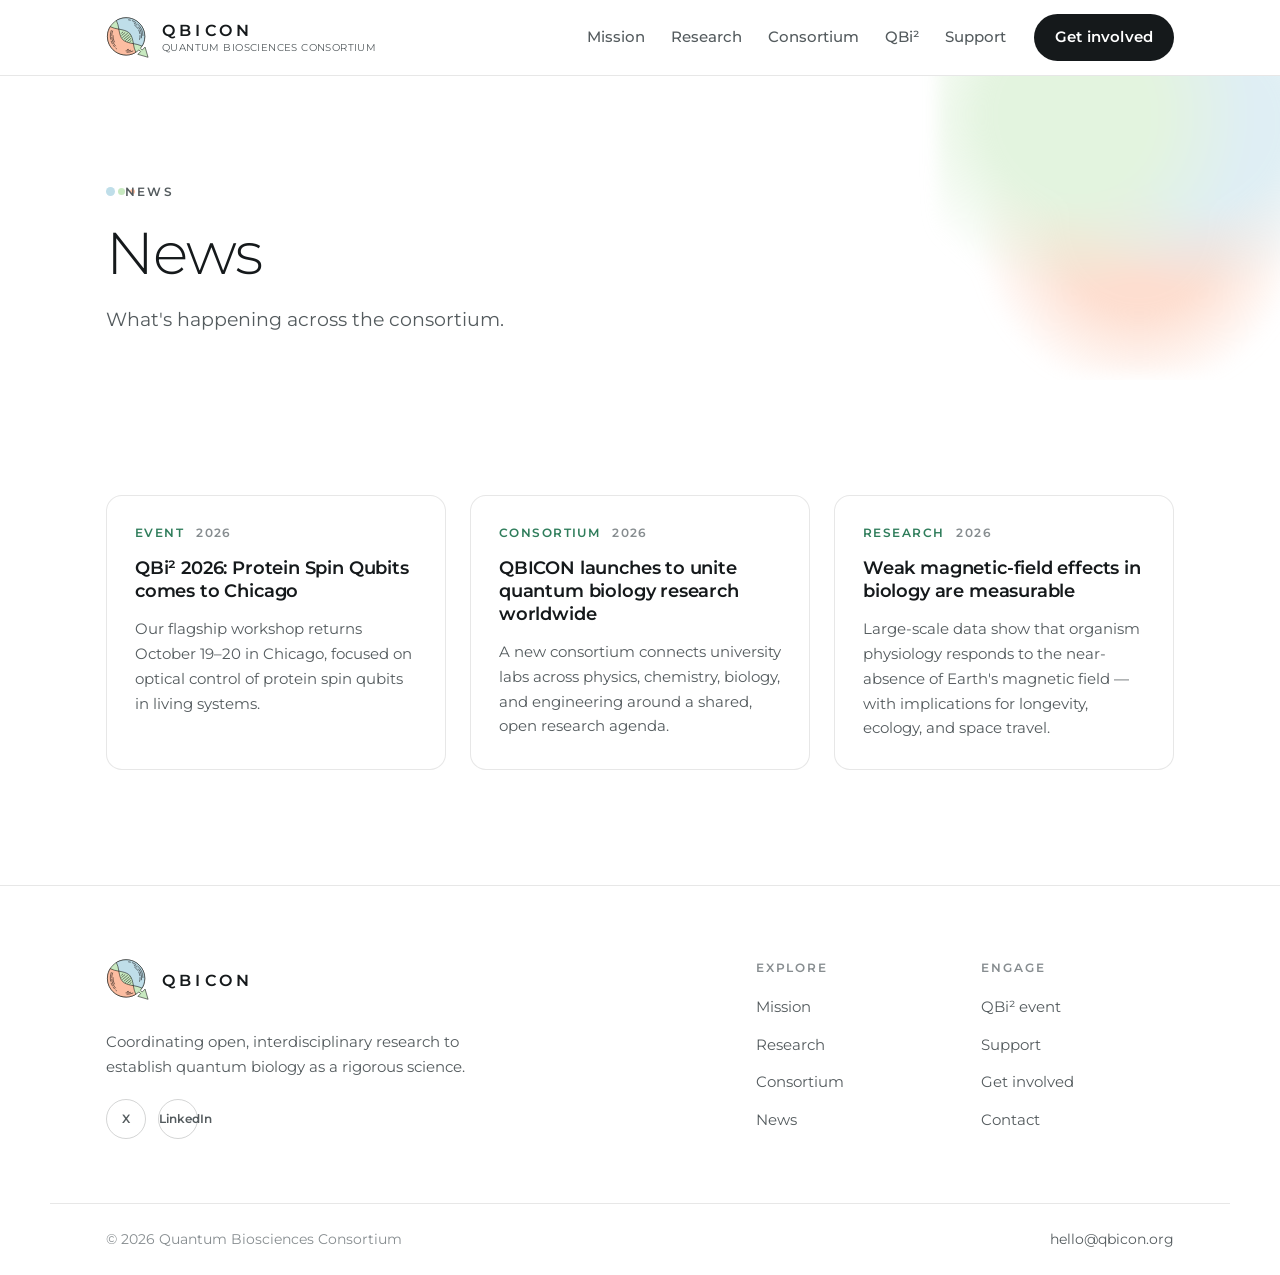
<file: news.html>
<!DOCTYPE html>
<html lang="en">
<head>
  <meta charset="UTF-8" />
  <meta name="viewport" content="width=device-width, initial-scale=1.0" />
  <title>News — QBICON</title>
  <meta name="description" content="Latest updates from the Quantum Biosciences Consortium." />
  <link rel="canonical" href="https://qbicon.org/news.html" />
  <meta property="og:type" content="website" />
  <meta property="og:title" content="News — QBICON" />
  <meta property="og:description" content="Latest updates from the Quantum Biosciences Consortium." />
  <meta property="og:url" content="https://qbicon.org/news.html" />
  <meta property="og:image" content="https://qbicon.org/assets/og-image.png" />
  <meta name="twitter:card" content="summary_large_image" />
  <link rel="icon" type="image/svg+xml" href="assets/favicon.svg" />
  <link rel="icon" type="image/png" sizes="32x32" href="assets/favicon-32.png" />
  <link rel="apple-touch-icon" href="assets/apple-touch-icon.png" />
  <link rel="preconnect" href="https://fonts.googleapis.com" />
  <link rel="preconnect" href="https://fonts.gstatic.com" crossorigin />
  <link href="https://fonts.googleapis.com/css2?family=Montserrat:wght@300;400;500;600;700&display=swap" rel="stylesheet" />
  <link rel="stylesheet" href="styles.css" />
</head>
<body>
  <a class="skip-link" href="#main">Skip to content</a>
  <!-- ============================ HEADER ============================
       Edit the links/labels below. This header is repeated on every page,
       so update each .html file (or find-and-replace across them). -->
  <header class="site-header">
    <div class="container header-inner">
      <a class="brand" href="index.html" aria-label="QBICON home">
        <img class="brand-mark" src="assets/logo-mark.svg" alt="" width="44" height="44" />
        <span class="brand-text">
          <span class="brand-short">QBICON</span>
          <span class="brand-full">Quantum Biosciences Consortium</span>
        </span>
      </a>
      <input class="nav-toggle-cb" type="checkbox" id="nav-toggle" aria-hidden="true" tabindex="-1" />
      <nav class="nav" aria-label="Primary">
        <ul class="nav-list">
            <li><a href="mission.html">Mission</a></li>
            <li><a href="research.html">Research</a></li>
            <li><a href="consortium.html">Consortium</a></li>
            <li><a href="qbisquared.html">QBi²</a></li>
            <li><a href="support.html">Support</a></li>
          </ul>
        <a class="btn btn-primary nav-cta" href="join.html">Get involved</a>
      </nav>
      <label class="nav-toggle" for="nav-toggle" aria-label="Toggle menu"><span></span><span></span><span></span></label>
    </div>
  </header>

  <main id="main">
    <section class="page-head">
      <div class="container">
        <p class="eyebrow">News</p>
        <h1 class="page-title">News</h1>
        <p class="page-intro">What's happening across the consortium.</p>
      </div>
    </section>

    <section class="section news">
      <div class="container">
        <ul class="news-grid">
          <li class="news-card">
            <div class="news-meta"><span class="news-tag">Event</span><span>2026</span></div>
            <h3 class="news-title">QBi² 2026: Protein Spin Qubits comes to Chicago</h3>
            <p class="news-desc">Our flagship workshop returns October 19–20 in Chicago, focused on optical control of protein spin qubits in living systems.</p>
          </li>
          <li class="news-card">
            <div class="news-meta"><span class="news-tag">Consortium</span><span>2026</span></div>
            <h3 class="news-title">QBICON launches to unite quantum biology research worldwide</h3>
            <p class="news-desc">A new consortium connects university labs across physics, chemistry, biology, and engineering around a shared, open research agenda.</p>
          </li>
          <li class="news-card">
            <div class="news-meta"><span class="news-tag">Research</span><span>2026</span></div>
            <h3 class="news-title">Weak magnetic-field effects in biology are measurable</h3>
            <p class="news-desc">Large-scale data show that organism physiology responds to the near-absence of Earth's magnetic field — with implications for longevity, ecology, and space travel.</p>
          </li>
        </ul>
      </div>
    </section>
  </main>

  <!-- ============================ FOOTER ============================
       Repeated on every page — edit links, blurb, social URLs, and email. -->
  <footer class="site-footer">
    <div class="container footer-grid">
      <div class="footer-brand">
        <a class="brand brand-footer" href="index.html" aria-label="QBICON home">
          <img class="brand-mark" src="assets/logo-mark.svg" alt="" width="40" height="40" />
          <span class="brand-short">QBICON</span>
        </a>
        <p class="footer-blurb">Coordinating open, interdisciplinary research to establish quantum biology as a rigorous science.</p>
        <ul class="social">
          <!-- Add your real profile URLs in the href="" values below. -->
          <li><a href="#" target="_blank" rel="noopener" aria-label="X">X</a></li>
          <li><a href="#" target="_blank" rel="noopener" aria-label="LinkedIn">LinkedIn</a></li>
        </ul>
      </div>
      <nav class="footer-cols" aria-label="Footer">
        <div>
          <h3>Explore</h3>
          <ul>
            <li><a href="mission.html">Mission</a></li>
            <li><a href="research.html">Research</a></li>
            <li><a href="consortium.html">Consortium</a></li>
            <li><a href="news.html">News</a></li>
          </ul>
        </div>
        <div>
          <h3>Engage</h3>
          <ul>
            <li><a href="qbisquared.html">QBi² event</a></li>
            <li><a href="support.html">Support</a></li>
            <li><a href="join.html">Get involved</a></li>
            <li><a href="mailto:hello@qbicon.org">Contact</a></li>
          </ul>
        </div>
      </nav>
    </div>
    <div class="container footer-base">
      <p>© 2026 Quantum Biosciences Consortium</p>
      <p class="footer-meta"><a href="mailto:hello@qbicon.org">hello@qbicon.org</a></p>
    </div>
  </footer>
</body>
</html>
</file>
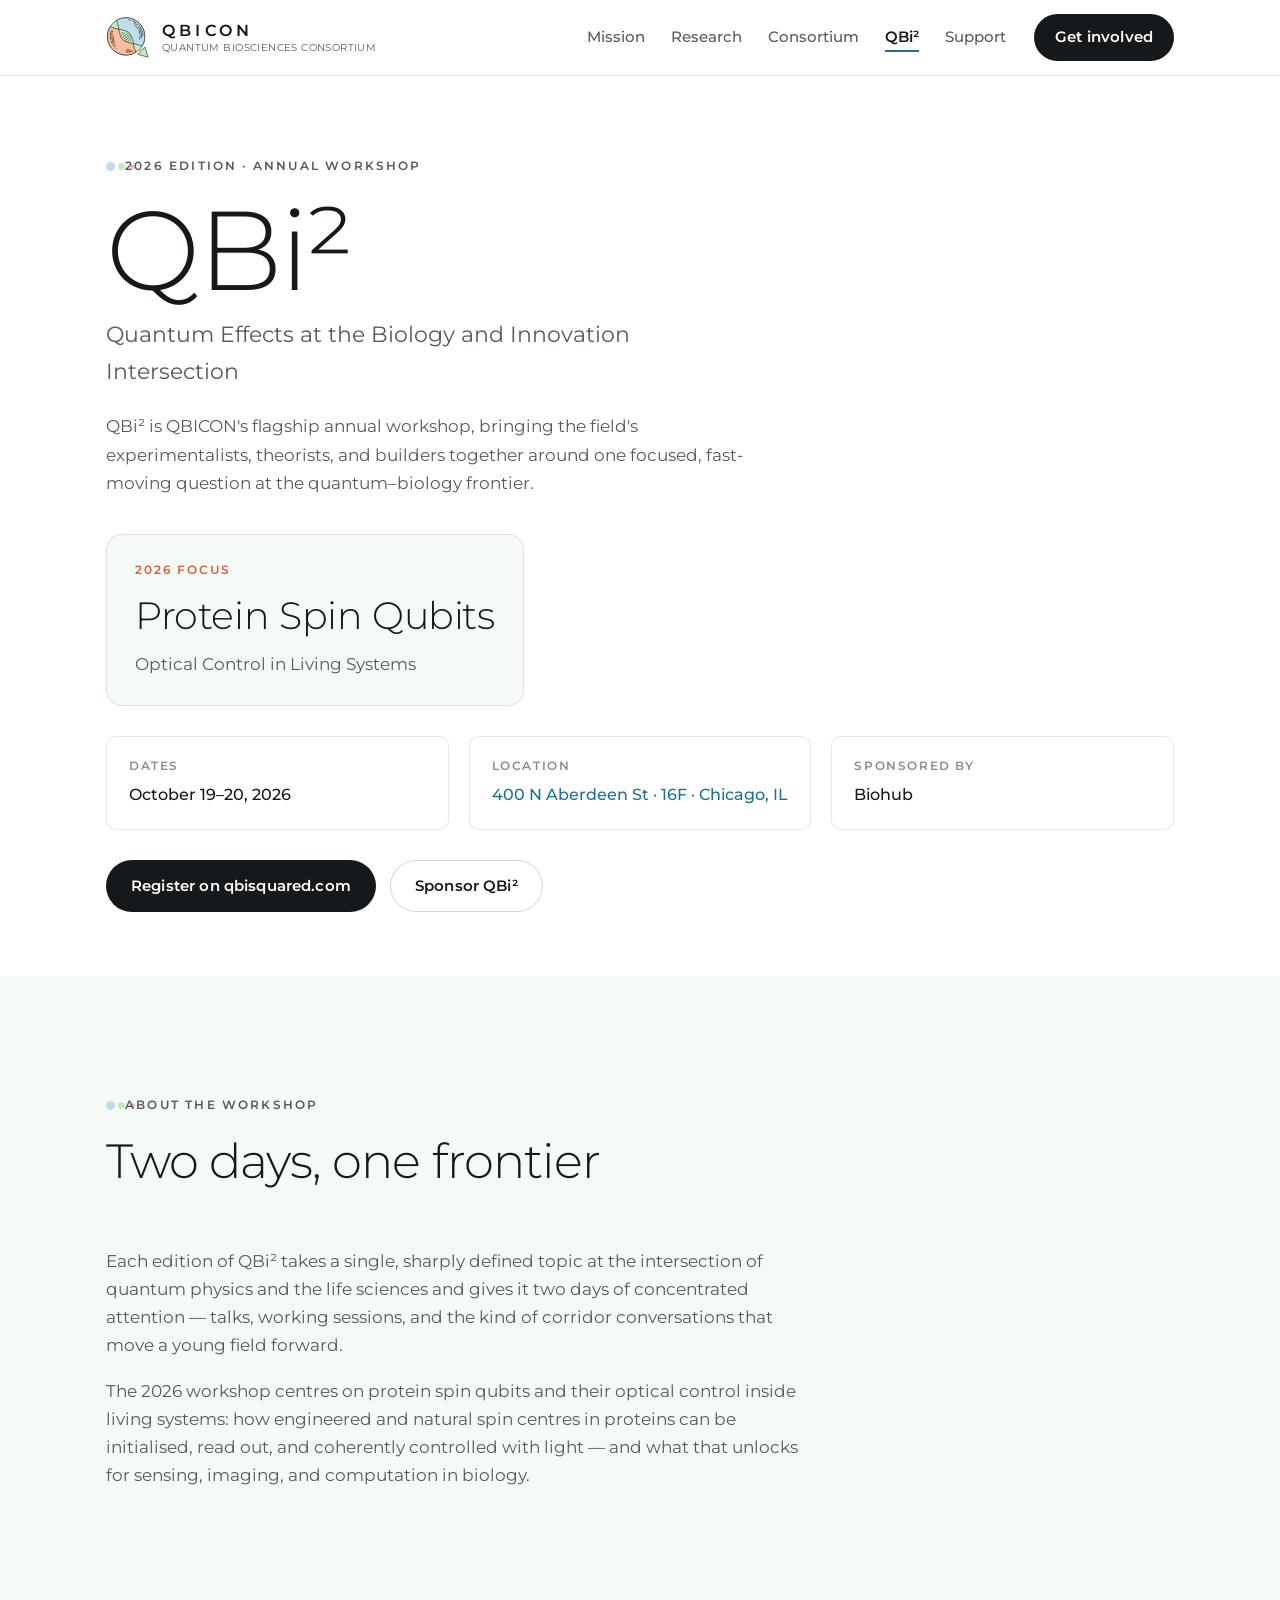
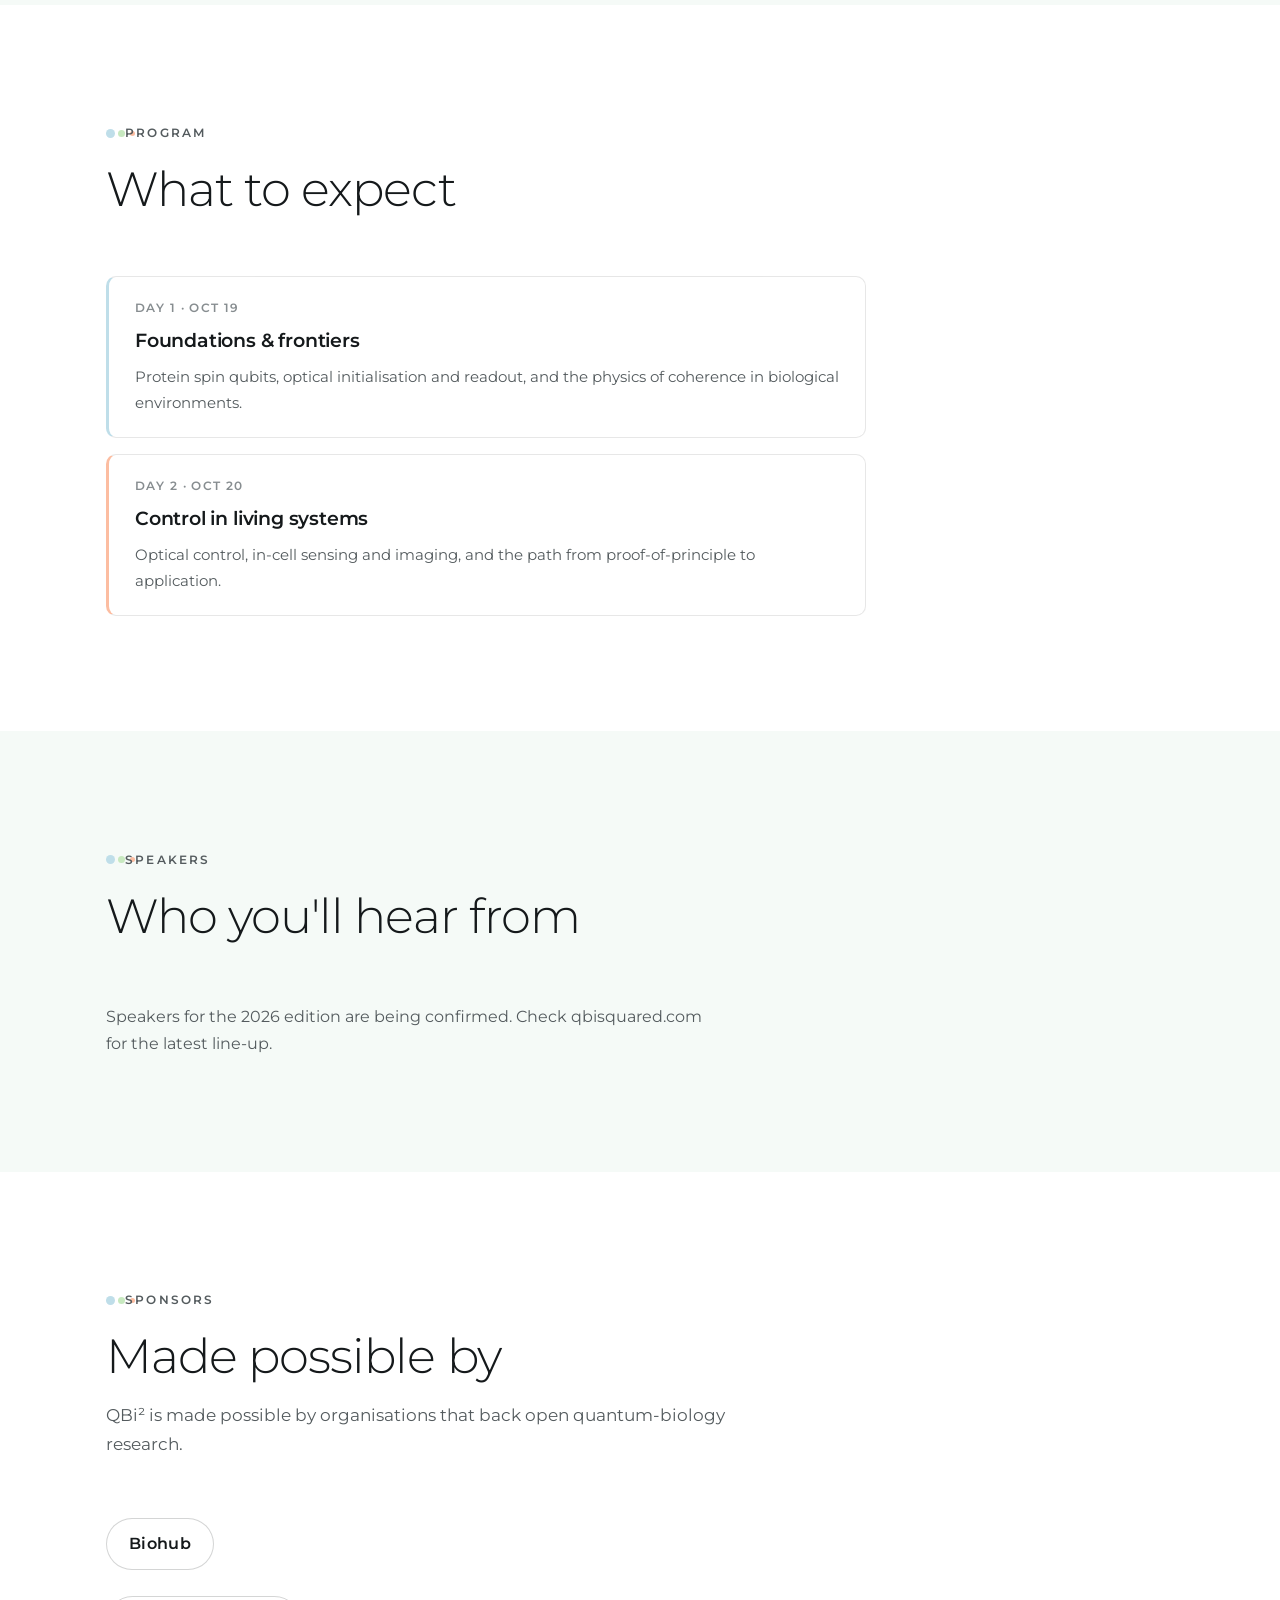
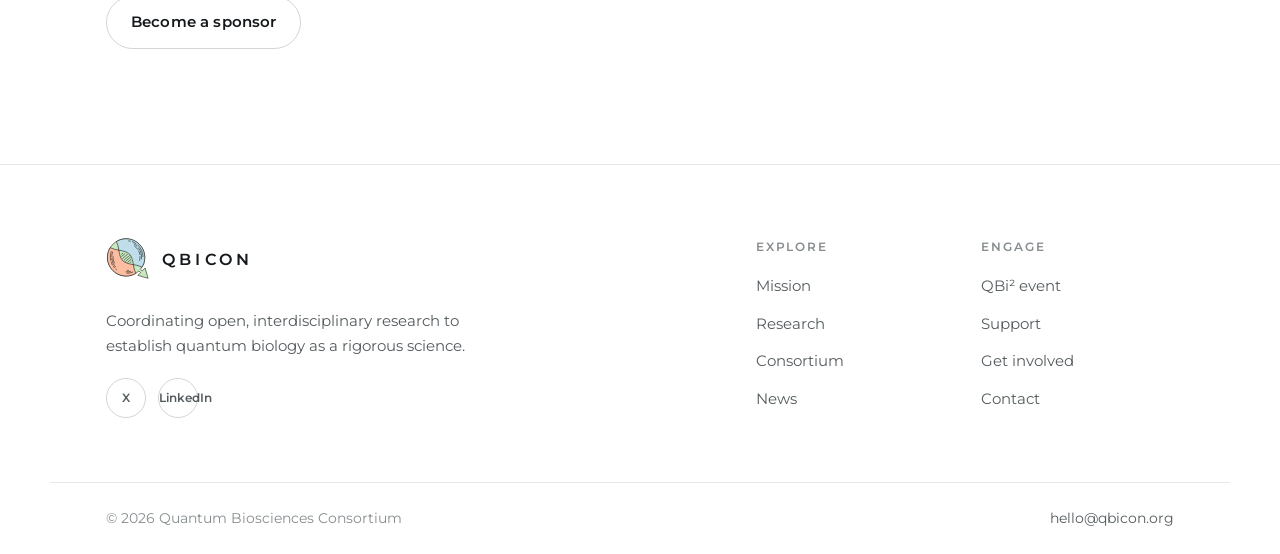
<file: qbisquared.html>
<!DOCTYPE html>
<html lang="en">
<head>
  <meta charset="UTF-8" />
  <meta name="viewport" content="width=device-width, initial-scale=1.0" />
  <title>QBi² 2026 — QBICON</title>
  <meta name="description" content="QBi² 2026: Protein Spin Qubits — Optical Control in Living Systems. October 19–20, 2026, Chicago, IL." />
  <link rel="canonical" href="https://qbicon.org/qbisquared.html" />
  <meta property="og:type" content="website" />
  <meta property="og:title" content="QBi² 2026 — QBICON" />
  <meta property="og:description" content="QBi² 2026: Protein Spin Qubits — Optical Control in Living Systems. October 19–20, 2026, Chicago, IL." />
  <meta property="og:url" content="https://qbicon.org/qbisquared.html" />
  <meta property="og:image" content="https://qbicon.org/assets/og-image.png" />
  <meta name="twitter:card" content="summary_large_image" />
  <link rel="icon" type="image/svg+xml" href="assets/favicon.svg" />
  <link rel="icon" type="image/png" sizes="32x32" href="assets/favicon-32.png" />
  <link rel="apple-touch-icon" href="assets/apple-touch-icon.png" />
  <link rel="preconnect" href="https://fonts.googleapis.com" />
  <link rel="preconnect" href="https://fonts.gstatic.com" crossorigin />
  <link href="https://fonts.googleapis.com/css2?family=Montserrat:wght@300;400;500;600;700&display=swap" rel="stylesheet" />
  <link rel="stylesheet" href="styles.css" />
</head>
<body>
  <a class="skip-link" href="#main">Skip to content</a>
  <!-- ============================ HEADER ============================
       Edit the links/labels below. This header is repeated on every page,
       so update each .html file (or find-and-replace across them). -->
  <header class="site-header">
    <div class="container header-inner">
      <a class="brand" href="index.html" aria-label="QBICON home">
        <img class="brand-mark" src="assets/logo-mark.svg" alt="" width="44" height="44" />
        <span class="brand-text">
          <span class="brand-short">QBICON</span>
          <span class="brand-full">Quantum Biosciences Consortium</span>
        </span>
      </a>
      <input class="nav-toggle-cb" type="checkbox" id="nav-toggle" aria-hidden="true" tabindex="-1" />
      <nav class="nav" aria-label="Primary">
        <ul class="nav-list">
            <li><a href="mission.html">Mission</a></li>
            <li><a href="research.html">Research</a></li>
            <li><a href="consortium.html">Consortium</a></li>
            <li><a href="qbisquared.html" aria-current="page">QBi²</a></li>
            <li><a href="support.html">Support</a></li>
          </ul>
        <a class="btn btn-primary nav-cta" href="join.html">Get involved</a>
      </nav>
      <label class="nav-toggle" for="nav-toggle" aria-label="Toggle menu"><span></span><span></span><span></span></label>
    </div>
  </header>

  <main id="main">
    <section class="event-hero">
      <div class="container">
        <p class="eyebrow event-eyebrow">2026 Edition · Annual Workshop</p>
        <h1 class="event-name">QBi²</h1>
        <p class="event-full">Quantum Effects at the Biology and Innovation Intersection</p>
        <p class="event-lead">QBi² is QBICON's flagship annual workshop, bringing the field's experimentalists, theorists, and builders together around one focused, fast-moving question at the quantum–biology frontier.</p>

        <div class="event-focus">
          <span class="focus-kicker">2026 Focus</span>
          <span class="focus-title">Protein Spin Qubits</span>
          <span class="focus-subtitle">Optical Control in Living Systems</span>
        </div>

        <dl class="event-key">
          <div><dt>Dates</dt><dd>October 19–20, 2026</dd></div>
          <div><dt>Location</dt><dd><a href="https://maps.google.com/?q=400+N+Aberdeen+St+16th+Floor+Chicago+IL+60642" target="_blank" rel="noopener">400 N Aberdeen St · 16F · Chicago, IL</a></dd></div>
          <div><dt>Sponsored by</dt><dd>Biohub</dd></div>
        </dl>

        <div class="event-actions">
          <a class="btn btn-primary" href="https://qbisquared.com" target="_blank" rel="noopener">Register on qbisquared.com</a>
          <a class="btn btn-ghost" href="support.html">Sponsor QBi²</a>
        </div>
      </div>
    </section>

    <section class="section section-alt">
      <div class="container">
        <div class="section-head">
          <p class="eyebrow">About the workshop</p>
          <h2 class="section-title">Two days, one frontier</h2>
        </div>
        <div class="mission-body" style="max-width:64ch">
          <p>Each edition of QBi² takes a single, sharply defined topic at the intersection of quantum physics and the life sciences and gives it two days of concentrated attention — talks, working sessions, and the kind of corridor conversations that move a young field forward.</p>
          <p>The 2026 workshop centres on protein spin qubits and their optical control inside living systems: how engineered and natural spin centres in proteins can be initialised, read out, and coherently controlled with light — and what that unlocks for sensing, imaging, and computation in biology.</p>
        </div>
      </div>
    </section>

    <section class="section">
      <div class="container">
        <div class="section-head">
          <p class="eyebrow">Program</p>
          <h2 class="section-title">What to expect</h2>
        </div>
        <ul class="agenda-list">
          <li class="agenda">
            <p class="agenda-day">Day 1 · Oct 19</p>
            <h3 class="agenda-title">Foundations &amp; frontiers</h3>
            <p class="agenda-desc">Protein spin qubits, optical initialisation and readout, and the physics of coherence in biological environments.</p>
          </li>
          <li class="agenda">
            <p class="agenda-day">Day 2 · Oct 20</p>
            <h3 class="agenda-title">Control in living systems</h3>
            <p class="agenda-desc">Optical control, in-cell sensing and imaging, and the path from proof-of-principle to application.</p>
          </li>
        </ul>
      </div>
    </section>

    <section class="section section-alt">
      <div class="container">
        <div class="section-head">
          <p class="eyebrow">Speakers</p>
          <h2 class="section-title">Who you'll hear from</h2>
        </div>
        <p class="speakers-note">Speakers for the 2026 edition are being confirmed. Check qbisquared.com for the latest line-up.</p>
        <!-- When confirmed, replace the note above with a grid like this:
        <ul class="speakers-grid">
          <li class="speaker">
            <img class="speaker-photo" src="assets/img/speaker-name.jpg" alt="Speaker Name" width="110" height="110" loading="lazy" />
            <p class="speaker-name">Speaker Name</p>
            <p class="speaker-affil">Institution</p>
          </li>
        </ul>
        -->
      </div>
    </section>

    <section class="section">
      <div class="container">
        <div class="section-head">
          <p class="eyebrow">Sponsors</p>
          <h2 class="section-title">Made possible by</h2>
          <p class="section-intro">QBi² is made possible by organisations that back open quantum-biology research.</p>
        </div>
        <ul class="sponsor-chips">
          <li class="sponsor-chip">Biohub</li>
        </ul>
        <a class="btn btn-ghost sponsors-cta" href="support.html">Become a sponsor</a>
      </div>
    </section>
  </main>

  <!-- ============================ FOOTER ============================
       Repeated on every page — edit links, blurb, social URLs, and email. -->
  <footer class="site-footer">
    <div class="container footer-grid">
      <div class="footer-brand">
        <a class="brand brand-footer" href="index.html" aria-label="QBICON home">
          <img class="brand-mark" src="assets/logo-mark.svg" alt="" width="40" height="40" />
          <span class="brand-short">QBICON</span>
        </a>
        <p class="footer-blurb">Coordinating open, interdisciplinary research to establish quantum biology as a rigorous science.</p>
        <ul class="social">
          <!-- Add your real profile URLs in the href="" values below. -->
          <li><a href="#" target="_blank" rel="noopener" aria-label="X">X</a></li>
          <li><a href="#" target="_blank" rel="noopener" aria-label="LinkedIn">LinkedIn</a></li>
        </ul>
      </div>
      <nav class="footer-cols" aria-label="Footer">
        <div>
          <h3>Explore</h3>
          <ul>
            <li><a href="mission.html">Mission</a></li>
            <li><a href="research.html">Research</a></li>
            <li><a href="consortium.html">Consortium</a></li>
            <li><a href="news.html">News</a></li>
          </ul>
        </div>
        <div>
          <h3>Engage</h3>
          <ul>
            <li><a href="qbisquared.html">QBi² event</a></li>
            <li><a href="support.html">Support</a></li>
            <li><a href="join.html">Get involved</a></li>
            <li><a href="mailto:hello@qbicon.org">Contact</a></li>
          </ul>
        </div>
      </nav>
    </div>
    <div class="container footer-base">
      <p>© 2026 Quantum Biosciences Consortium</p>
      <p class="footer-meta"><a href="mailto:hello@qbicon.org">hello@qbicon.org</a></p>
    </div>
  </footer>
</body>
</html>
</file>
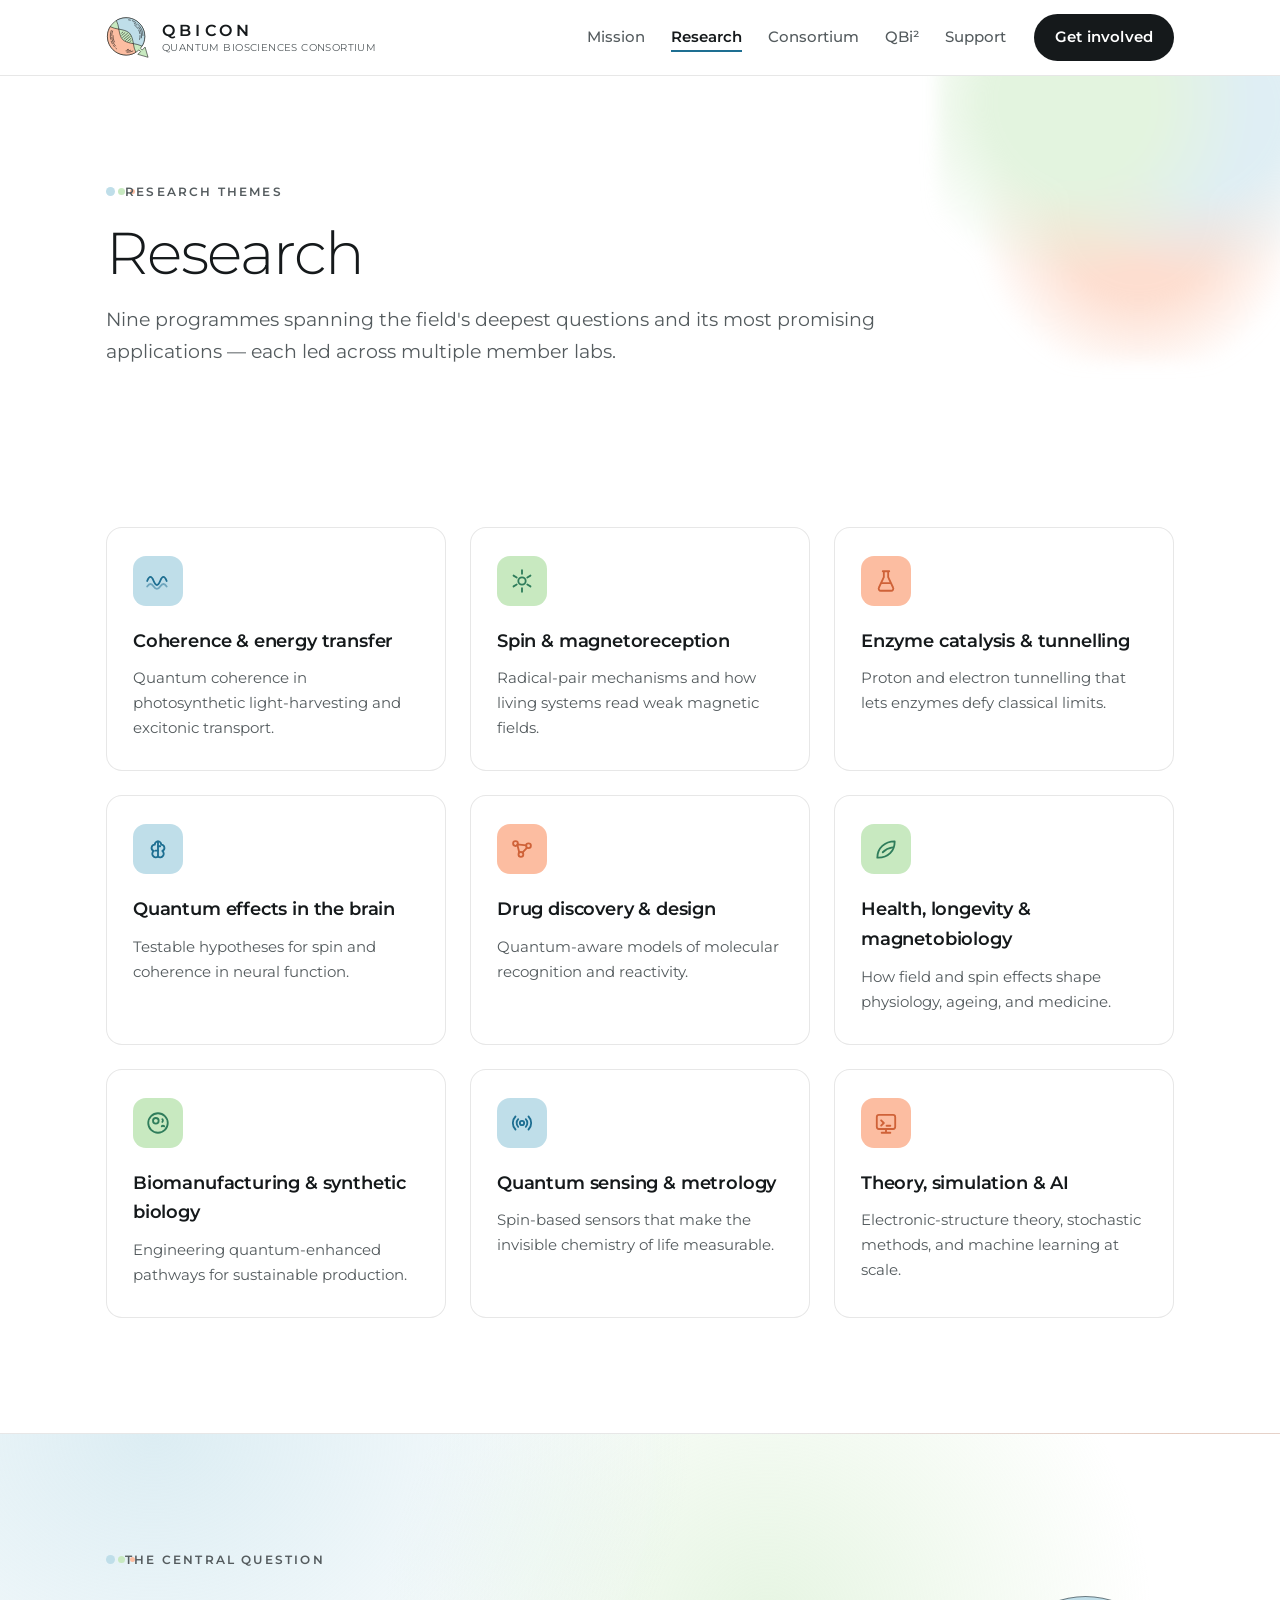
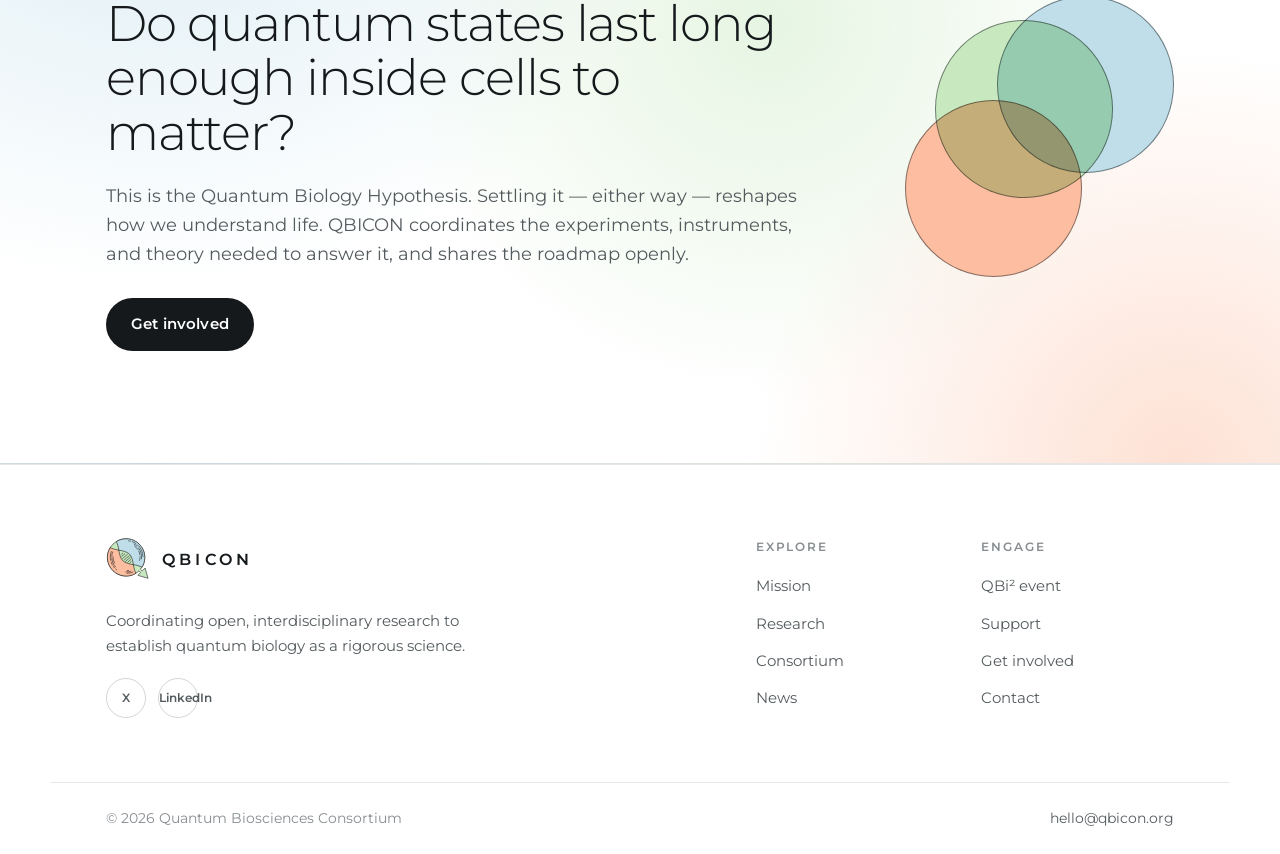
<file: research.html>
<!DOCTYPE html>
<html lang="en">
<head>
  <meta charset="UTF-8" />
  <meta name="viewport" content="width=device-width, initial-scale=1.0" />
  <title>Research — QBICON</title>
  <meta name="description" content="Nine research themes spanning quantum biology's deepest questions and its most promising applications." />
  <link rel="canonical" href="https://qbicon.org/research.html" />
  <meta property="og:type" content="website" />
  <meta property="og:title" content="Research — QBICON" />
  <meta property="og:description" content="Nine research themes spanning quantum biology's deepest questions and its most promising applications." />
  <meta property="og:url" content="https://qbicon.org/research.html" />
  <meta property="og:image" content="https://qbicon.org/assets/og-image.png" />
  <meta name="twitter:card" content="summary_large_image" />
  <link rel="icon" type="image/svg+xml" href="assets/favicon.svg" />
  <link rel="icon" type="image/png" sizes="32x32" href="assets/favicon-32.png" />
  <link rel="apple-touch-icon" href="assets/apple-touch-icon.png" />
  <link rel="preconnect" href="https://fonts.googleapis.com" />
  <link rel="preconnect" href="https://fonts.gstatic.com" crossorigin />
  <link href="https://fonts.googleapis.com/css2?family=Montserrat:wght@300;400;500;600;700&display=swap" rel="stylesheet" />
  <link rel="stylesheet" href="styles.css" />
</head>
<body>
  <a class="skip-link" href="#main">Skip to content</a>
  <!-- ============================ HEADER ============================
       Edit the links/labels below. This header is repeated on every page,
       so update each .html file (or find-and-replace across them). -->
  <header class="site-header">
    <div class="container header-inner">
      <a class="brand" href="index.html" aria-label="QBICON home">
        <img class="brand-mark" src="assets/logo-mark.svg" alt="" width="44" height="44" />
        <span class="brand-text">
          <span class="brand-short">QBICON</span>
          <span class="brand-full">Quantum Biosciences Consortium</span>
        </span>
      </a>
      <input class="nav-toggle-cb" type="checkbox" id="nav-toggle" aria-hidden="true" tabindex="-1" />
      <nav class="nav" aria-label="Primary">
        <ul class="nav-list">
            <li><a href="mission.html">Mission</a></li>
            <li><a href="research.html" aria-current="page">Research</a></li>
            <li><a href="consortium.html">Consortium</a></li>
            <li><a href="qbisquared.html">QBi²</a></li>
            <li><a href="support.html">Support</a></li>
          </ul>
        <a class="btn btn-primary nav-cta" href="join.html">Get involved</a>
      </nav>
      <label class="nav-toggle" for="nav-toggle" aria-label="Toggle menu"><span></span><span></span><span></span></label>
    </div>
  </header>

  <main id="main">
    <section class="page-head">
      <div class="container">
        <p class="eyebrow">Research themes</p>
        <h1 class="page-title">Research</h1>
        <p class="page-intro">Nine programmes spanning the field's deepest questions and its most promising applications — each led across multiple member labs.</p>
      </div>
    </section>

    <section class="section research">
      <div class="container">
        <ul class="card-grid">
          <li class="card" style="--accent: var(--q-blue); --accent-soft: var(--q-blue);">
            <div class="card-icon" style="--icon: var(--blue-deep);"><svg viewBox="0 0 24 24" fill="none" stroke="var(--icon)" stroke-width="1.7" stroke-linecap="round" stroke-linejoin="round"><path d="M2 12c2-5 4-5 6 0s4 5 6 0 4-5 6 0"/><path d="M2 17c2-3 4-3 6 0s4 3 6 0 4-3 6 0" opacity=".5"/></svg></div>
            <h3 class="card-title">Coherence &amp; energy transfer</h3>
            <p class="card-desc">Quantum coherence in photosynthetic light-harvesting and excitonic transport.</p>
          </li>
          <li class="card" style="--accent: var(--q-green); --accent-soft: var(--q-green);">
            <div class="card-icon" style="--icon: var(--green-deep);"><svg viewBox="0 0 24 24" fill="none" stroke="var(--icon)" stroke-width="1.7" stroke-linecap="round" stroke-linejoin="round"><circle cx="12" cy="12" r="3.4"/><path d="M12 2v3.4M12 18.6V22M4.2 7l2.9 1.7M16.9 15.3l2.9 1.7M19.8 7l-2.9 1.7M7.1 15.3 4.2 17"/></svg></div>
            <h3 class="card-title">Spin &amp; magnetoreception</h3>
            <p class="card-desc">Radical-pair mechanisms and how living systems read weak magnetic fields.</p>
          </li>
          <li class="card" style="--accent: var(--q-coral); --accent-soft: var(--q-coral);">
            <div class="card-icon" style="--icon: var(--coral-deep);"><svg viewBox="0 0 24 24" fill="none" stroke="var(--icon)" stroke-width="1.7" stroke-linecap="round" stroke-linejoin="round"><path d="M9 3h6M10 3v5.5L5.5 18a2 2 0 0 0 1.8 3h9.4a2 2 0 0 0 1.8-3L14 8.5V3"/><path d="M8 14h8"/></svg></div>
            <h3 class="card-title">Enzyme catalysis &amp; tunnelling</h3>
            <p class="card-desc">Proton and electron tunnelling that lets enzymes defy classical limits.</p>
          </li>
          <li class="card" style="--accent: var(--q-blue); --accent-soft: var(--q-blue);">
            <div class="card-icon" style="--icon: var(--blue-deep);"><svg viewBox="0 0 24 24" fill="none" stroke="var(--icon)" stroke-width="1.7" stroke-linecap="round" stroke-linejoin="round"><path d="M12 5a3 3 0 0 0-3 3 3 3 0 0 0-1 5.8A3 3 0 0 0 12 19V5Z"/><path d="M12 5a3 3 0 0 1 3 3 3 3 0 0 1 1 5.8A3 3 0 0 1 12 19"/><path d="M12 9.5h2M9.5 13.5H12"/></svg></div>
            <h3 class="card-title">Quantum effects in the brain</h3>
            <p class="card-desc">Testable hypotheses for spin and coherence in neural function.</p>
          </li>
          <li class="card" style="--accent: var(--q-coral); --accent-soft: var(--q-coral);">
            <div class="card-icon" style="--icon: var(--coral-deep);"><svg viewBox="0 0 24 24" fill="none" stroke="var(--icon)" stroke-width="1.7" stroke-linecap="round" stroke-linejoin="round"><circle cx="6" cy="7" r="2.2"/><circle cx="18" cy="9" r="2.2"/><circle cx="11" cy="17" r="2.2"/><path d="M7.8 8.4 9.4 15M7.7 7.7 16 8.6M16.7 10.8 12.4 15.4"/></svg></div>
            <h3 class="card-title">Drug discovery &amp; design</h3>
            <p class="card-desc">Quantum-aware models of molecular recognition and reactivity.</p>
          </li>
          <li class="card" style="--accent: var(--q-green); --accent-soft: var(--q-green);">
            <div class="card-icon" style="--icon: var(--green-deep);"><svg viewBox="0 0 24 24" fill="none" stroke="var(--icon)" stroke-width="1.7" stroke-linecap="round" stroke-linejoin="round"><path d="M4 20c0-9 7-15 16-15 0 9-6 15-15 15a8 8 0 0 1-1 0Z"/><path d="M9 15c3-3 6-4 9-4.5"/></svg></div>
            <h3 class="card-title">Health, longevity &amp; magnetobiology</h3>
            <p class="card-desc">How field and spin effects shape physiology, ageing, and medicine.</p>
          </li>
          <li class="card" style="--accent: var(--q-green); --accent-soft: var(--q-green);">
            <div class="card-icon" style="--icon: var(--green-deep);"><svg viewBox="0 0 24 24" fill="none" stroke="var(--icon)" stroke-width="1.7" stroke-linecap="round" stroke-linejoin="round"><circle cx="12" cy="12" r="9"/><circle cx="10" cy="10" r="2.6"/><path d="M16 8.5c.7.7.7 1.8 0 2.5M15.5 15c.6-.6 1.6-.6 2.2 0"/></svg></div>
            <h3 class="card-title">Biomanufacturing &amp; synthetic biology</h3>
            <p class="card-desc">Engineering quantum-enhanced pathways for sustainable production.</p>
          </li>
          <li class="card" style="--accent: var(--q-blue); --accent-soft: var(--q-blue);">
            <div class="card-icon" style="--icon: var(--blue-deep);"><svg viewBox="0 0 24 24" fill="none" stroke="var(--icon)" stroke-width="1.7" stroke-linecap="round" stroke-linejoin="round"><circle cx="12" cy="12" r="2"/><path d="M8.5 8.5a5 5 0 0 0 0 7M15.5 8.5a5 5 0 0 1 0 7M6 6a8.5 8.5 0 0 0 0 12M18 6a8.5 8.5 0 0 1 0 12"/></svg></div>
            <h3 class="card-title">Quantum sensing &amp; metrology</h3>
            <p class="card-desc">Spin-based sensors that make the invisible chemistry of life measurable.</p>
          </li>
          <li class="card" style="--accent: var(--q-coral); --accent-soft: var(--q-coral);">
            <div class="card-icon" style="--icon: var(--coral-deep);"><svg viewBox="0 0 24 24" fill="none" stroke="var(--icon)" stroke-width="1.7" stroke-linecap="round" stroke-linejoin="round"><rect x="3.5" y="4.5" width="17" height="13" rx="2"/><path d="M8 21h8M12 17.5V21M7.5 9.5 10 12l-2.5 2.5M12.5 14.5H16"/></svg></div>
            <h3 class="card-title">Theory, simulation &amp; AI</h3>
            <p class="card-desc">Electronic-structure theory, stochastic methods, and machine learning at scale.</p>
          </li>
        </ul>
      </div>
    </section>

    <!-- CENTRAL QUESTION -->
    <section class="roadmap">
      <div class="container roadmap-inner">
        <div class="roadmap-copy">
          <p class="eyebrow">The central question</p>
          <h2 class="roadmap-title">Do quantum states last long enough inside cells to matter?</h2>
          <p class="roadmap-body">This is the Quantum Biology Hypothesis. Settling it — either way — reshapes how we understand life. QBICON coordinates the experiments, instruments, and theory needed to answer it, and shares the roadmap openly.</p>
          <a class="btn btn-primary" href="join.html">Get involved</a>
        </div>
        <div class="roadmap-visual" aria-hidden="true"><span class="rd disc-green"></span><span class="rd disc-blue"></span><span class="rd disc-coral"></span></div>
      </div>
    </section>
  </main>

  <!-- ============================ FOOTER ============================
       Repeated on every page — edit links, blurb, social URLs, and email. -->
  <footer class="site-footer">
    <div class="container footer-grid">
      <div class="footer-brand">
        <a class="brand brand-footer" href="index.html" aria-label="QBICON home">
          <img class="brand-mark" src="assets/logo-mark.svg" alt="" width="40" height="40" />
          <span class="brand-short">QBICON</span>
        </a>
        <p class="footer-blurb">Coordinating open, interdisciplinary research to establish quantum biology as a rigorous science.</p>
        <ul class="social">
          <!-- Add your real profile URLs in the href="" values below. -->
          <li><a href="#" target="_blank" rel="noopener" aria-label="X">X</a></li>
          <li><a href="#" target="_blank" rel="noopener" aria-label="LinkedIn">LinkedIn</a></li>
        </ul>
      </div>
      <nav class="footer-cols" aria-label="Footer">
        <div>
          <h3>Explore</h3>
          <ul>
            <li><a href="mission.html">Mission</a></li>
            <li><a href="research.html">Research</a></li>
            <li><a href="consortium.html">Consortium</a></li>
            <li><a href="news.html">News</a></li>
          </ul>
        </div>
        <div>
          <h3>Engage</h3>
          <ul>
            <li><a href="qbisquared.html">QBi² event</a></li>
            <li><a href="support.html">Support</a></li>
            <li><a href="join.html">Get involved</a></li>
            <li><a href="mailto:hello@qbicon.org">Contact</a></li>
          </ul>
        </div>
      </nav>
    </div>
    <div class="container footer-base">
      <p>© 2026 Quantum Biosciences Consortium</p>
      <p class="footer-meta"><a href="mailto:hello@qbicon.org">hello@qbicon.org</a></p>
    </div>
  </footer>
</body>
</html>
</file>
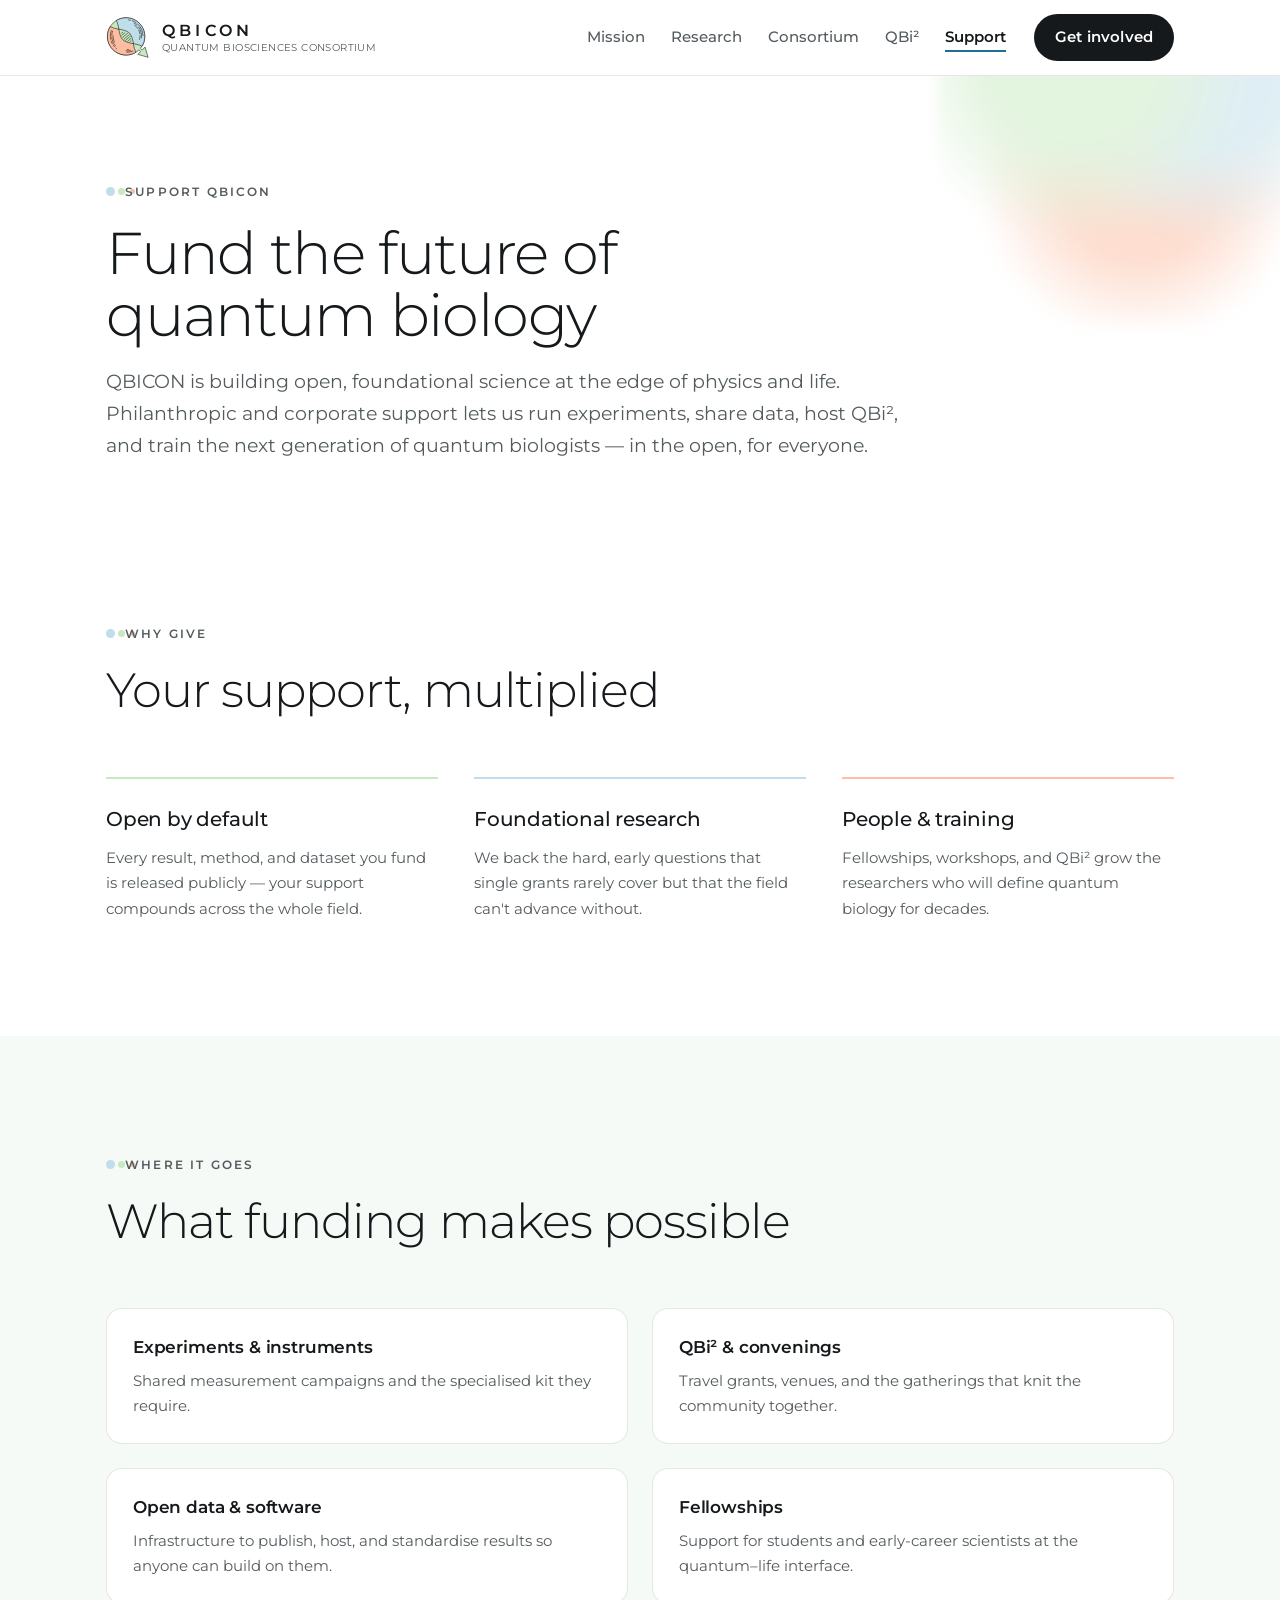
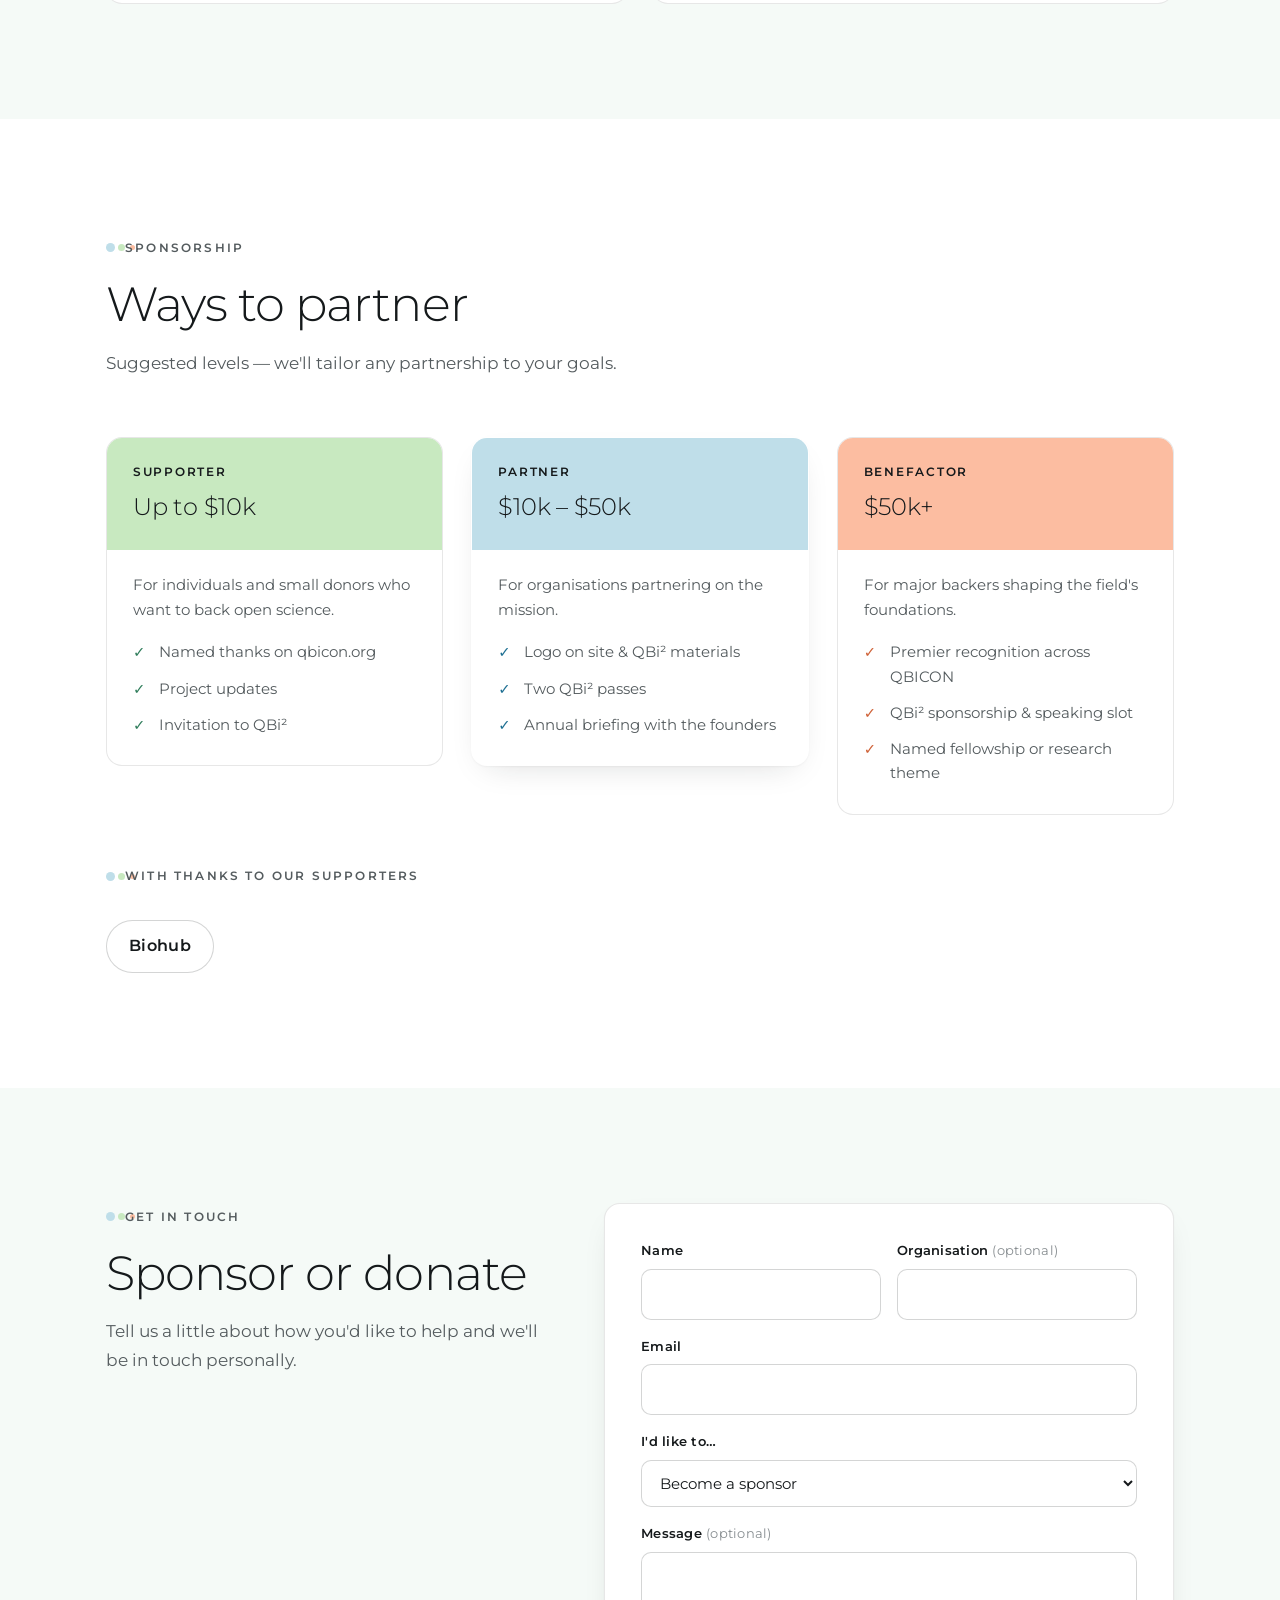
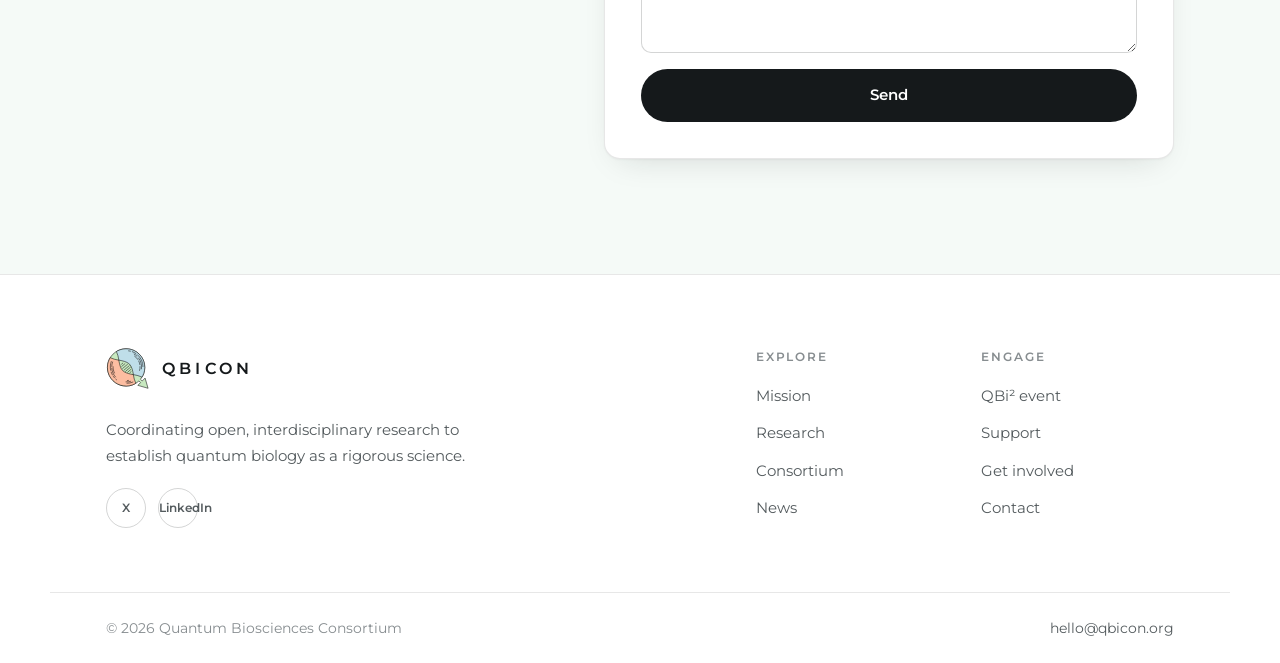
<file: support.html>
<!DOCTYPE html>
<html lang="en">
<head>
  <meta charset="UTF-8" />
  <meta name="viewport" content="width=device-width, initial-scale=1.0" />
  <title>Support — QBICON</title>
  <meta name="description" content="Sponsor or donate to fund open, foundational quantum-biology research, QBi², and the next generation of scientists." />
  <link rel="canonical" href="https://qbicon.org/support.html" />
  <meta property="og:type" content="website" />
  <meta property="og:title" content="Support — QBICON" />
  <meta property="og:description" content="Sponsor or donate to fund open, foundational quantum-biology research, QBi², and the next generation of scientists." />
  <meta property="og:url" content="https://qbicon.org/support.html" />
  <meta property="og:image" content="https://qbicon.org/assets/og-image.png" />
  <meta name="twitter:card" content="summary_large_image" />
  <link rel="icon" type="image/svg+xml" href="assets/favicon.svg" />
  <link rel="icon" type="image/png" sizes="32x32" href="assets/favicon-32.png" />
  <link rel="apple-touch-icon" href="assets/apple-touch-icon.png" />
  <link rel="preconnect" href="https://fonts.googleapis.com" />
  <link rel="preconnect" href="https://fonts.gstatic.com" crossorigin />
  <link href="https://fonts.googleapis.com/css2?family=Montserrat:wght@300;400;500;600;700&display=swap" rel="stylesheet" />
  <link rel="stylesheet" href="styles.css" />
</head>
<body>
  <a class="skip-link" href="#main">Skip to content</a>
  <!-- ============================ HEADER ============================
       Edit the links/labels below. This header is repeated on every page,
       so update each .html file (or find-and-replace across them). -->
  <header class="site-header">
    <div class="container header-inner">
      <a class="brand" href="index.html" aria-label="QBICON home">
        <img class="brand-mark" src="assets/logo-mark.svg" alt="" width="44" height="44" />
        <span class="brand-text">
          <span class="brand-short">QBICON</span>
          <span class="brand-full">Quantum Biosciences Consortium</span>
        </span>
      </a>
      <input class="nav-toggle-cb" type="checkbox" id="nav-toggle" aria-hidden="true" tabindex="-1" />
      <nav class="nav" aria-label="Primary">
        <ul class="nav-list">
            <li><a href="mission.html">Mission</a></li>
            <li><a href="research.html">Research</a></li>
            <li><a href="consortium.html">Consortium</a></li>
            <li><a href="qbisquared.html">QBi²</a></li>
            <li><a href="support.html" aria-current="page">Support</a></li>
          </ul>
        <a class="btn btn-primary nav-cta" href="join.html">Get involved</a>
      </nav>
      <label class="nav-toggle" for="nav-toggle" aria-label="Toggle menu"><span></span><span></span><span></span></label>
    </div>
  </header>

  <main id="main">
    <section class="page-head">
      <div class="container">
        <p class="eyebrow">Support QBICON</p>
        <h1 class="page-title">Fund the future of quantum biology</h1>
        <p class="page-intro">QBICON is building open, foundational science at the edge of physics and life. Philanthropic and corporate support lets us run experiments, share data, host QBi², and train the next generation of quantum biologists — in the open, for everyone.</p>
      </div>
    </section>

    <section class="section">
      <div class="container">
        <div class="section-head">
          <p class="eyebrow">Why give</p>
          <h2 class="section-title">Your support, multiplied</h2>
        </div>
        <ul class="why-grid">
          <li class="why" style="--accent: var(--q-green);">
            <h3 class="why-title">Open by default</h3>
            <p class="why-desc">Every result, method, and dataset you fund is released publicly — your support compounds across the whole field.</p>
          </li>
          <li class="why" style="--accent: var(--q-blue);">
            <h3 class="why-title">Foundational research</h3>
            <p class="why-desc">We back the hard, early questions that single grants rarely cover but that the field can't advance without.</p>
          </li>
          <li class="why" style="--accent: var(--q-coral);">
            <h3 class="why-title">People &amp; training</h3>
            <p class="why-desc">Fellowships, workshops, and QBi² grow the researchers who will define quantum biology for decades.</p>
          </li>
        </ul>
      </div>
    </section>

    <section class="section section-alt">
      <div class="container">
        <div class="section-head">
          <p class="eyebrow">Where it goes</p>
          <h2 class="section-title">What funding makes possible</h2>
        </div>
        <ul class="uses-grid">
          <li class="use"><h3 class="use-title">Experiments &amp; instruments</h3><p class="use-desc">Shared measurement campaigns and the specialised kit they require.</p></li>
          <li class="use"><h3 class="use-title">QBi² &amp; convenings</h3><p class="use-desc">Travel grants, venues, and the gatherings that knit the community together.</p></li>
          <li class="use"><h3 class="use-title">Open data &amp; software</h3><p class="use-desc">Infrastructure to publish, host, and standardise results so anyone can build on them.</p></li>
          <li class="use"><h3 class="use-title">Fellowships</h3><p class="use-desc">Support for students and early-career scientists at the quantum–life interface.</p></li>
        </ul>
      </div>
    </section>

    <section class="section">
      <div class="container">
        <div class="section-head">
          <p class="eyebrow">Sponsorship</p>
          <h2 class="section-title">Ways to partner</h2>
          <p class="section-intro">Suggested levels — we'll tailor any partnership to your goals.</p>
        </div>
        <ul class="tiers">
          <li class="tier" style="--icon: var(--green-deep);">
            <div class="tier-head" style="background: var(--q-green);">
              <p class="tier-name">Supporter</p>
              <p class="tier-amount">Up to $10k</p>
            </div>
            <p class="tier-blurb">For individuals and small donors who want to back open science.</p>
            <ul class="tier-perks">
              <li>Named thanks on qbicon.org</li>
              <li>Project updates</li>
              <li>Invitation to QBi²</li>
            </ul>
          </li>
          <li class="tier tier-featured" style="--icon: var(--blue-deep);">
            <div class="tier-head" style="background: var(--q-blue);">
              <p class="tier-name">Partner</p>
              <p class="tier-amount">$10k – $50k</p>
            </div>
            <p class="tier-blurb">For organisations partnering on the mission.</p>
            <ul class="tier-perks">
              <li>Logo on site &amp; QBi² materials</li>
              <li>Two QBi² passes</li>
              <li>Annual briefing with the founders</li>
            </ul>
          </li>
          <li class="tier" style="--icon: var(--coral-deep);">
            <div class="tier-head" style="background: var(--q-coral);">
              <p class="tier-name">Benefactor</p>
              <p class="tier-amount">$50k+</p>
            </div>
            <p class="tier-blurb">For major backers shaping the field's foundations.</p>
            <ul class="tier-perks">
              <li>Premier recognition across QBICON</li>
              <li>QBi² sponsorship &amp; speaking slot</li>
              <li>Named fellowship or research theme</li>
            </ul>
          </li>
        </ul>
        <div style="margin-top: clamp(30px,4vw,48px)">
          <p class="eyebrow" style="display:inline-flex">With thanks to our supporters</p>
          <ul class="sponsor-chips" style="margin-top:14px">
            <li class="sponsor-chip">Biohub</li>
          </ul>
        </div>
      </div>
    </section>

    <section class="section section-alt join">
      <div class="container support-form-grid">
        <div class="join-head">
          <p class="eyebrow">Get in touch</p>
          <h2 class="section-title">Sponsor or donate</h2>
          <p class="section-intro">Tell us a little about how you'd like to help and we'll be in touch personally.</p>
        </div>
        <!-- FORM: set the action to your own endpoint (e.g. Formspree: https://formspree.io/f/xxxx),
             or use action="mailto:hello@qbicon.org" method="post" to open the visitor's email app. -->
        <form class="join-form" action="https://formspree.io/f/your-form-id" method="POST">
          <input type="hidden" name="_subject" value="QBICON support enquiry" />
          <div class="field-row">
            <div class="field">
              <label for="sf-name">Name</label>
              <input id="sf-name" name="name" type="text" autocomplete="name" required />
            </div>
            <div class="field">
              <label for="sf-org">Organisation <span class="optional">(optional)</span></label>
              <input id="sf-org" name="organisation" type="text" autocomplete="organization" />
            </div>
          </div>
          <div class="field">
            <label for="sf-email">Email</label>
            <input id="sf-email" name="email" type="email" autocomplete="email" required />
          </div>
          <div class="field">
            <label for="sf-interest">I'd like to…</label>
            <select id="sf-interest" name="interest">
              <option>Become a sponsor</option>
              <option>Make a donation</option>
              <option>Fund a fellowship</option>
              <option>Sponsor QBi²</option>
              <option>Something else</option>
            </select>
          </div>
          <div class="field">
            <label for="sf-msg">Message <span class="optional">(optional)</span></label>
            <textarea id="sf-msg" name="message" rows="3"></textarea>
          </div>
          <button class="btn btn-primary btn-block" type="submit">Send</button>
        </form>
      </div>
    </section>
  </main>

  <!-- ============================ FOOTER ============================
       Repeated on every page — edit links, blurb, social URLs, and email. -->
  <footer class="site-footer">
    <div class="container footer-grid">
      <div class="footer-brand">
        <a class="brand brand-footer" href="index.html" aria-label="QBICON home">
          <img class="brand-mark" src="assets/logo-mark.svg" alt="" width="40" height="40" />
          <span class="brand-short">QBICON</span>
        </a>
        <p class="footer-blurb">Coordinating open, interdisciplinary research to establish quantum biology as a rigorous science.</p>
        <ul class="social">
          <!-- Add your real profile URLs in the href="" values below. -->
          <li><a href="#" target="_blank" rel="noopener" aria-label="X">X</a></li>
          <li><a href="#" target="_blank" rel="noopener" aria-label="LinkedIn">LinkedIn</a></li>
        </ul>
      </div>
      <nav class="footer-cols" aria-label="Footer">
        <div>
          <h3>Explore</h3>
          <ul>
            <li><a href="mission.html">Mission</a></li>
            <li><a href="research.html">Research</a></li>
            <li><a href="consortium.html">Consortium</a></li>
            <li><a href="news.html">News</a></li>
          </ul>
        </div>
        <div>
          <h3>Engage</h3>
          <ul>
            <li><a href="qbisquared.html">QBi² event</a></li>
            <li><a href="support.html">Support</a></li>
            <li><a href="join.html">Get involved</a></li>
            <li><a href="mailto:hello@qbicon.org">Contact</a></li>
          </ul>
        </div>
      </nav>
    </div>
    <div class="container footer-base">
      <p>© 2026 Quantum Biosciences Consortium</p>
      <p class="footer-meta"><a href="mailto:hello@qbicon.org">hello@qbicon.org</a></p>
    </div>
  </footer>
</body>
</html>
</file>
<file: styles.css>
/* =====================================================================
   QBICON — STYLES
   ---------------------------------------------------------------------
   All design decisions live in the :root tokens below. To re-skin the
   whole site (colour, type, spacing, rounding), edit them here in one
   place — every component reads from them.
   ===================================================================== */

:root {
  /* ---- Brand palette (from the logo) ---------------------------- */
  --q-green:  #c8e9c0;   /* interference lobe 1 */
  --q-blue:   #bfdee9;   /* interference lobe 2 */
  --q-coral:  #fcbda1;   /* interference lobe 3 */

  /* Deeper, text-safe accents derived from the pastels */
  --green-deep: #2f7d5b;
  --blue-deep:  #1e6f92;   /* primary interactive accent */
  --coral-deep: #cf6238;

  /* ---- Surfaces & ink ------------------------------------------- */
  --paper:    #ffffff;
  --paper-2:  #f5faf7;     /* barely-there cool white for alt sections */
  --ink:      #15191b;
  --ink-soft: #545b5e;
  --ink-faint:#878d90;
  --line:        rgba(21,25,27,.10);
  --line-strong: rgba(21,25,27,.18);

  /* ---- Type ----------------------------------------------------- */
  --font: "Montserrat", system-ui, -apple-system, "Segoe UI", sans-serif;
  --fw-light: 300;  --fw-reg: 400;  --fw-med: 500;  --fw-semi: 600;  --fw-bold: 700;

  /* ---- Geometry & motion ---------------------------------------- */
  --container: 1180px;
  --gutter: clamp(20px, 5vw, 56px);
  --radius: 16px;
  --radius-sm: 10px;
  --shadow:    0 1px 2px rgba(21,25,27,.04), 0 12px 32px -16px rgba(21,25,27,.18);
  --shadow-lg: 0 2px 6px rgba(21,25,27,.05), 0 28px 60px -24px rgba(21,25,27,.28);
  --ease: cubic-bezier(.22,.61,.36,1);
  --header-h: 76px;
}

/* ---------------------------- Reset ----------------------------- */
*,*::before,*::after { box-sizing: border-box; }
* { margin: 0; }
html { scroll-behavior: smooth; -webkit-text-size-adjust: 100%; }
@media (prefers-reduced-motion: reduce) { html { scroll-behavior: auto; } }
body {
  font-family: var(--font);
  font-weight: var(--fw-reg);
  color: var(--ink);
  background: var(--paper);
  line-height: 1.65;
  -webkit-font-smoothing: antialiased;
  text-rendering: optimizeLegibility;
  overflow-x: hidden;
}
img, svg { display: block; max-width: 100%; }
a { color: inherit; text-decoration: none; }
ul { list-style: none; padding: 0; }
button { font: inherit; cursor: pointer; }
:focus-visible { outline: 2.5px solid var(--blue-deep); outline-offset: 3px; border-radius: 4px; }

.skip-link {
  position: absolute; left: 16px; top: -60px; z-index: 200;
  background: var(--ink); color: #fff; padding: 10px 16px; border-radius: 8px;
  transition: top .2s var(--ease);
}
.skip-link:focus { top: 16px; }

/* --------------------------- Layout ----------------------------- */
.container { width: 100%; max-width: var(--container); margin-inline: auto; padding-inline: var(--gutter); }

.section { padding-block: clamp(64px, 9vw, 120px); }
.section-alt { background: var(--paper-2); }

.section-head { max-width: 760px; margin-bottom: clamp(36px, 5vw, 60px); }
.section-title {
  font-weight: var(--fw-light);
  font-size: clamp(1.9rem, 4.2vw, 3rem);
  letter-spacing: -.02em;
  line-height: 1.1;
}
.section-intro { margin-top: 18px; font-size: 1.075rem; color: var(--ink-soft); max-width: 60ch; }

/* --------------------------- Eyebrow ---------------------------- */
.eyebrow {
  display: inline-flex; align-items: center; gap: 10px;
  font-size: .76rem; font-weight: var(--fw-semi);
  letter-spacing: .18em; text-transform: uppercase; color: var(--ink-soft);
  margin-bottom: 20px;
}
.eyebrow::before {
  content: ""; width: 9px; height: 9px; border-radius: 50%;
  background: var(--q-blue);
  box-shadow: 11px 0 0 -1px var(--q-green), 22px 0 0 -2px var(--q-coral);
}

/* --------------------------- Buttons ---------------------------- */
.btn {
  display: inline-flex; align-items: center; justify-content: center; gap: 8px;
  padding: 13px 24px; border-radius: 999px; font-weight: var(--fw-semi);
  font-size: .94rem; letter-spacing: .01em; border: 1.5px solid transparent;
  transition: transform .25s var(--ease), background .25s var(--ease),
              border-color .25s var(--ease), color .25s var(--ease), box-shadow .25s var(--ease);
}
.btn-primary { background: var(--ink); color: #fff; }
.btn-primary:hover { transform: translateY(-2px); box-shadow: var(--shadow); }
.btn-ghost { background: transparent; color: var(--ink); border-color: var(--line-strong); }
.btn-ghost:hover { border-color: var(--ink); transform: translateY(-2px); }
.btn-block { width: 100%; }

/* ============================ HEADER ============================= */
.site-header {
  position: sticky; top: 0; z-index: 100;
  height: var(--header-h);
  display: flex; align-items: center;
  background: rgba(255,255,255,.86);
  backdrop-filter: saturate(160%) blur(12px);
  -webkit-backdrop-filter: saturate(160%) blur(12px);
  border-bottom: 1px solid var(--line);
}
.header-inner { display: flex; align-items: center; justify-content: space-between; gap: 24px; }

.brand { display: inline-flex; align-items: center; gap: 12px; }
.brand-mark { width: 44px; height: 44px; flex: none; }
.brand-text { display: flex; flex-direction: column; line-height: 1; }
.brand-short { font-weight: var(--fw-semi); letter-spacing: .26em; font-size: 1.02rem; }
.brand-full { font-weight: var(--fw-reg); letter-spacing: .04em; font-size: .64rem;
  text-transform: uppercase; color: var(--ink-soft); margin-top: 5px; }

.nav { display: flex; align-items: center; gap: 28px; }
.nav-list { display: flex; align-items: center; gap: 26px; }
.nav-list a {
  font-size: .92rem; font-weight: var(--fw-med); color: var(--ink-soft);
  position: relative; padding-block: 6px; transition: color .2s var(--ease);
}
.nav-list a::after {
  content: ""; position: absolute; left: 0; bottom: 0; height: 2px; width: 0;
  background: var(--blue-deep); transition: width .25s var(--ease);
}
.nav-list a:hover { color: var(--ink); }
.nav-list a:hover::after { width: 100%; }
.nav-cta { padding: 10px 20px; }

.nav-toggle-cb { position: absolute; width: 1px; height: 1px; opacity: 0; pointer-events: none; }
.nav-toggle { display: none; width: 44px; height: 44px; border: 0; background: transparent;
  flex-direction: column; justify-content: center; gap: 5px; align-items: center; cursor: pointer; }
.nav-toggle span { width: 24px; height: 2px; background: var(--ink); border-radius: 2px;
  transition: transform .3s var(--ease), opacity .2s var(--ease); }
.nav-toggle-cb:checked ~ .nav-toggle span:nth-child(1) { transform: translateY(7px) rotate(45deg); }
.nav-toggle-cb:checked ~ .nav-toggle span:nth-child(2) { opacity: 0; }
.nav-toggle-cb:checked ~ .nav-toggle span:nth-child(3) { transform: translateY(-7px) rotate(-45deg); }

/* ============================= HERO ============================== */
.hero { position: relative; padding-block: clamp(48px, 7vw, 96px) clamp(40px, 6vw, 72px); overflow: hidden; }
.hero-grid {
  display: grid; grid-template-columns: 1.05fr .95fr; gap: clamp(32px, 5vw, 72px);
  align-items: center;
}
.hero-title {
  font-weight: var(--fw-light);
  font-size: clamp(2.6rem, 6.2vw, 4.6rem);
  line-height: 1.02; letter-spacing: -.03em; margin-top: 6px;
}
.lead { font-size: clamp(1.05rem, 1.6vw, 1.28rem); color: var(--ink-soft);
  max-width: 52ch; margin-top: 24px; }
.hero-actions { display: flex; flex-wrap: wrap; gap: 14px; margin-top: 34px; }

.hero-stats { display: flex; gap: clamp(24px, 4vw, 48px); margin-top: 48px;
  padding-top: 30px; border-top: 1px solid var(--line); }
.hero-stats div { display: flex; flex-direction: column; gap: 4px; }
.hero-stats dt { font-weight: var(--fw-light); font-size: clamp(2rem, 3.4vw, 2.9rem);
  letter-spacing: -.02em; line-height: 1; }
.hero-stats dd { font-size: .82rem; color: var(--ink-soft); max-width: 16ch; }

/* --- Signature: living quantum-interference field --------------- */
.hero-visual { display: grid; place-items: center; }
.qfield {
  position: relative;
  width: min(460px, 84vw); aspect-ratio: 1;
  isolation: isolate;
}
.disc {
  position: absolute; width: 57%; aspect-ratio: 1; border-radius: 50%;
  mix-blend-mode: multiply;
  will-change: transform;
}
.disc-green { background: var(--q-green); top: 3%;  left: 21%; animation: driftA 19s var(--ease) infinite; }
.disc-blue  { background: var(--q-blue);  top: 38%; left: 40%; animation: driftB 23s var(--ease) infinite; }
.disc-coral { background: var(--q-coral); top: 40%; left: 3%;  animation: driftC 21s var(--ease) infinite; }

/* dashed arc echoing the logo's diffraction lines */
.qfield::after {
  content: ""; position: absolute; inset: 8% 8% auto auto; width: 52%; aspect-ratio: 1;
  border: 1.5px dashed rgba(21,25,27,.22); border-radius: 50%;
  border-left-color: transparent; border-bottom-color: transparent;
  transform: rotate(8deg);
}
.quanta { position: absolute; width: 10px; height: 10px; border-radius: 50%;
  background: var(--ink); opacity: .55; }
.q1 { top: 12%; left: 30%; animation: orbit1 14s linear infinite; }
.q2 { top: 70%; left: 64%; width: 7px; height: 7px; background: var(--coral-deep); animation: orbit2 18s linear infinite; }
.q3 { top: 46%; left: 86%; width: 6px; height: 6px; background: var(--blue-deep); animation: orbit3 22s linear infinite; }

@keyframes driftA { 50% { transform: translate(6%, 5%) scale(1.05); } }
@keyframes driftB { 50% { transform: translate(-7%, 4%) scale(.96); } }
@keyframes driftC { 50% { transform: translate(5%, -6%) scale(1.04); } }
@keyframes orbit1 { to { transform: rotate(360deg) translateX(20px) rotate(-360deg); } }
@keyframes orbit2 { to { transform: rotate(-360deg) translateX(26px) rotate(360deg); } }
@keyframes orbit3 { to { transform: rotate(360deg) translateX(16px) rotate(-360deg); } }

/* ====================== DISCIPLINES STRIP ======================= */
.strip { border-block: 1px solid var(--line); background: var(--paper); }
.strip-inner { display: flex; align-items: center; gap: clamp(20px, 4vw, 48px);
  flex-wrap: wrap; padding-block: 26px; }
.strip-label { font-size: .76rem; font-weight: var(--fw-semi); letter-spacing: .16em;
  text-transform: uppercase; color: var(--ink-faint); flex: none; }
.strip-list { display: flex; flex-wrap: wrap; gap: 12px 28px; }
.strip-list li { font-weight: var(--fw-med); color: var(--ink-soft);
  display: inline-flex; align-items: center; gap: 12px; }
.strip-list li:not(:last-child)::after { content: ""; width: 5px; height: 5px;
  border-radius: 50%; background: var(--line-strong); }

/* =========================== MISSION ============================ */
.mission-grid { display: grid; grid-template-columns: 1fr 1fr; gap: clamp(32px, 5vw, 72px); }
.statement { font-weight: var(--fw-light); font-size: clamp(1.7rem, 3.4vw, 2.65rem);
  line-height: 1.15; letter-spacing: -.02em; }
.mission-body p { color: var(--ink-soft); font-size: 1.06rem; }
.mission-body p + p { margin-top: 18px; }
.definition { margin-top: 30px; padding: 24px 26px; border-radius: var(--radius);
  background: var(--paper-2); border: 1px solid var(--line);
  border-left: 4px solid var(--green-deep); }
.definition-term { font-weight: var(--fw-semi); letter-spacing: .01em; margin-bottom: 6px; }
.definition-def { color: var(--ink-soft); font-size: .98rem; }

/* =========================== RESEARCH =========================== */
.card-grid { display: grid; grid-template-columns: repeat(3, 1fr); gap: clamp(16px, 2vw, 24px); }
.card {
  background: var(--paper); border: 1px solid var(--line); border-radius: var(--radius);
  padding: 28px 26px 30px; position: relative; overflow: hidden;
  transition: transform .3s var(--ease), box-shadow .3s var(--ease), border-color .3s var(--ease);
}
.card::before { content: ""; position: absolute; top: 0; left: 0; right: 0; height: 3px;
  background: var(--accent, var(--q-blue)); transform: scaleX(0); transform-origin: left;
  transition: transform .35s var(--ease); }
.card:hover { transform: translateY(-4px); box-shadow: var(--shadow); border-color: transparent; }
.card:hover::before { transform: scaleX(1); }
.card-icon { width: 50px; height: 50px; border-radius: 13px; display: grid; place-items: center;
  background: var(--accent-soft, var(--q-blue)); margin-bottom: 20px; }
.card-icon svg { width: 26px; height: 26px; }
.card-title { font-size: 1.12rem; font-weight: var(--fw-semi); letter-spacing: -.01em; }
.card-desc { margin-top: 10px; color: var(--ink-soft); font-size: .95rem; }

/* =========================== APPROACH =========================== */
.pillars { display: grid; grid-template-columns: repeat(3, 1fr); gap: clamp(20px, 3vw, 40px); }
.pillar { padding-top: 26px; border-top: 2px solid var(--accent, var(--q-blue)); }
.pillar-dot { display: none; }
.pillar-title { font-size: 1.28rem; font-weight: var(--fw-med); letter-spacing: -.01em; }
.pillar-desc { margin-top: 12px; color: var(--ink-soft); }

/* =========================== ROADMAP ============================ */
.roadmap { position: relative; overflow: hidden; color: var(--ink);
  background:
    radial-gradient(70% 120% at 12% 0%, rgba(191,222,233,.55), transparent 60%),
    radial-gradient(60% 120% at 92% 100%, rgba(252,189,161,.45), transparent 55%),
    radial-gradient(50% 100% at 60% 30%, rgba(200,233,192,.45), transparent 60%),
    var(--paper);
  border-block: 1px solid var(--line);
  padding-block: clamp(64px, 9vw, 112px);
}
.roadmap-inner { display: grid; grid-template-columns: 1.4fr .6fr; gap: 48px; align-items: center; }
.roadmap-title { font-weight: var(--fw-light); font-size: clamp(1.9rem, 4vw, 3.1rem);
  line-height: 1.1; letter-spacing: -.025em; margin-top: 6px; }
.roadmap-body { margin-top: 22px; font-size: 1.1rem; color: var(--ink-soft); max-width: 58ch; }
.roadmap .btn { margin-top: 30px; }
.roadmap-visual { position: relative; aspect-ratio: 1; isolation: isolate; min-height: 200px; }
.rd { position: absolute; width: 58%; aspect-ratio: 1; border-radius: 50%; mix-blend-mode: multiply;
  border: 1.5px solid rgba(21,25,27,.5); }
.roadmap-visual .disc-green { top: 8%; left: 22%; }
.roadmap-visual .disc-blue  { top: 0;  left: 42%; }
.roadmap-visual .disc-coral { top: 34%; left: 12%; }
.rd.disc-green { background: var(--q-green); }
.rd.disc-blue  { background: var(--q-blue); }
.rd.disc-coral { background: var(--q-coral); }

/* =========================== NETWORK ============================ */
.network-grid { display: grid; grid-template-columns: .85fr 1.15fr; gap: clamp(32px, 5vw, 64px); align-items: center; }
.network-head { margin-bottom: 0; }
.institutions { display: flex; flex-wrap: wrap; gap: 14px; }
.institutions li {
  padding: 16px 22px; border: 1px solid var(--line); border-radius: 999px;
  background: var(--paper); font-weight: var(--fw-med); font-size: 1rem;
  display: inline-flex; align-items: center; gap: 12px;
  transition: border-color .25s var(--ease), transform .25s var(--ease);
}
.institutions li::before { content: ""; width: 9px; height: 9px; border-radius: 50%;
  background: var(--q-green); }
.institutions li:nth-child(3n+2)::before { background: var(--q-blue); }
.institutions li:nth-child(3n+3)::before { background: var(--q-coral); }
.institutions li:hover { transform: translateY(-2px); border-color: var(--line-strong); }

/* ============================ PEOPLE ============================ */
.founders { display: grid; grid-template-columns: 1fr 1fr; gap: clamp(20px, 3vw, 36px); }
.founder {
  display: grid; grid-template-columns: 132px 1fr; gap: 24px; align-items: start;
  padding: 28px; border: 1px solid var(--line); border-radius: var(--radius);
  background: var(--paper); transition: box-shadow .3s var(--ease), transform .3s var(--ease);
}
.founder:hover { box-shadow: var(--shadow); transform: translateY(-3px); }
.founder-photo { width: 132px; height: 132px; border-radius: 14px; object-fit: cover;
  background: var(--paper-2); }
.founder-role { font-size: .74rem; font-weight: var(--fw-semi); letter-spacing: .14em;
  text-transform: uppercase; color: var(--blue-deep); }
.founder-name { font-size: 1.32rem; font-weight: var(--fw-semi); margin-top: 6px; letter-spacing: -.01em; }
.founder-affil { font-size: .9rem; color: var(--ink-soft); margin-top: 4px; }
.founder-bio { font-size: .94rem; color: var(--ink-soft); margin-top: 14px; }
.founder-links { display: flex; gap: 16px; margin-top: 14px; }
.founder-links a { font-size: .86rem; font-weight: var(--fw-semi); color: var(--blue-deep);
  display: inline-flex; align-items: center; gap: 5px; }
.founder-links a::after { content: "↗"; font-size: .8em; }
.founder-links a:hover { text-decoration: underline; }
.people-note { margin-top: 36px; padding: 22px 26px; border-radius: var(--radius);
  background: var(--paper-2); border: 1px dashed var(--line-strong);
  color: var(--ink-soft); max-width: 760px; }

/* ============================= NEWS ============================= */
.news-grid { display: grid; grid-template-columns: repeat(3, 1fr); gap: clamp(16px, 2vw, 24px); }
.news-card { display: flex; flex-direction: column; gap: 14px; padding: 28px;
  background: var(--paper); border: 1px solid var(--line); border-radius: var(--radius);
  transition: transform .3s var(--ease), box-shadow .3s var(--ease); }
.news-card:hover { transform: translateY(-4px); box-shadow: var(--shadow); }
.news-meta { display: flex; align-items: center; gap: 12px; font-size: .74rem;
  letter-spacing: .12em; text-transform: uppercase; color: var(--ink-faint); font-weight: var(--fw-semi); }
.news-tag { color: var(--green-deep); }
.news-title { font-size: 1.1rem; font-weight: var(--fw-semi); line-height: 1.3; letter-spacing: -.01em; }
.news-desc { font-size: .94rem; color: var(--ink-soft); }

/* ============================= JOIN ============================= */
.join-grid { display: grid; grid-template-columns: 1.1fr .9fr; gap: clamp(36px, 5vw, 72px); align-items: start; }
.paths { display: grid; gap: 14px; margin-top: 32px; }
.path { display: grid; grid-template-columns: auto 1fr; gap: 18px; align-items: start;
  padding: 20px 22px; border: 1px solid var(--line); border-radius: var(--radius); background: var(--paper); }
.path-dot { width: 14px; height: 14px; border-radius: 50%; margin-top: 6px; background: var(--accent, var(--q-blue)); }
.path-title { font-weight: var(--fw-semi); }
.path-desc { font-size: .92rem; color: var(--ink-soft); margin-top: 4px; }

.join-form { background: var(--paper); border: 1px solid var(--line); border-radius: var(--radius);
  padding: clamp(24px, 3vw, 36px); box-shadow: var(--shadow); }
.field { display: flex; flex-direction: column; gap: 7px; margin-bottom: 16px; }
.field label { font-size: .82rem; font-weight: var(--fw-semi); letter-spacing: .02em; }
.field .optional { color: var(--ink-faint); font-weight: var(--fw-reg); }
.field input, .field select, .field textarea {
  font: inherit; font-size: .95rem; padding: 12px 14px; border: 1.5px solid var(--line-strong);
  border-radius: var(--radius-sm); background: var(--paper); color: var(--ink);
  transition: border-color .2s var(--ease), box-shadow .2s var(--ease); resize: vertical;
}
.field input:focus, .field select:focus, .field textarea:focus {
  outline: none; border-color: var(--blue-deep); box-shadow: 0 0 0 3px rgba(30,111,146,.15); }
.form-status { margin-top: 14px; font-size: .9rem; min-height: 1.2em; }
.form-status.ok { color: var(--green-deep); }
.form-status.err { color: var(--coral-deep); }

/* ============================ FOOTER ============================ */
.site-footer { border-top: 1px solid var(--line); padding-top: clamp(48px, 6vw, 72px);
  margin-top: 0; background: var(--paper); }
.footer-grid { display: grid; grid-template-columns: 1.4fr 1fr; gap: clamp(32px, 5vw, 80px); }
.brand-footer { gap: 12px; }
.brand-footer .brand-short { letter-spacing: .26em; font-weight: var(--fw-semi); }
.footer-blurb { margin-top: 18px; color: var(--ink-soft); max-width: 42ch; font-size: .96rem; }
.social { display: flex; gap: 12px; margin-top: 20px; }
.social a { width: 40px; height: 40px; border: 1px solid var(--line-strong); border-radius: 50%;
  display: grid; place-items: center; font-size: .78rem; font-weight: var(--fw-semi);
  color: var(--ink-soft); transition: border-color .2s var(--ease), color .2s var(--ease), transform .2s var(--ease); }
.social a:hover { color: var(--ink); border-color: var(--ink); transform: translateY(-2px); }
.footer-cols { display: grid; grid-template-columns: repeat(2, 1fr); gap: 32px; }
.footer-cols h3 { font-size: .76rem; letter-spacing: .16em; text-transform: uppercase;
  color: var(--ink-faint); font-weight: var(--fw-semi); margin-bottom: 16px; }
.footer-cols ul { display: grid; gap: 11px; }
.footer-cols a { color: var(--ink-soft); font-size: .95rem; transition: color .2s var(--ease); }
.footer-cols a:hover { color: var(--ink); }
.footer-base { display: flex; justify-content: space-between; align-items: center; flex-wrap: wrap;
  gap: 12px; margin-top: clamp(40px, 5vw, 64px); padding-block: 24px; border-top: 1px solid var(--line);
  color: var(--ink-faint); font-size: .85rem; }
.footer-base a { color: var(--ink-soft); }
.footer-base a:hover { color: var(--ink); }

/* ========================= Responsive ========================== */
@media (max-width: 900px) {
  .hero-grid { grid-template-columns: 1fr; }
  .hero-visual { order: -1; }
  .qfield { width: min(360px, 72vw); }
  .mission-grid, .network-grid, .join-grid, .roadmap-inner { grid-template-columns: 1fr; }
  .roadmap-visual { display: none; }
  .card-grid, .news-grid, .pillars { grid-template-columns: repeat(2, 1fr); }
  .founders { grid-template-columns: 1fr; }
}

@media (max-width: 760px) {
  /* Mobile nav drawer */
  .nav {
    position: fixed; inset: var(--header-h) 0 auto 0;
    flex-direction: column; align-items: stretch; gap: 0;
    background: rgba(255,255,255,.97);
    backdrop-filter: blur(14px); -webkit-backdrop-filter: blur(14px);
    border-bottom: 1px solid var(--line); padding: 12px var(--gutter) 24px;
    transform: translateY(-12px); opacity: 0; pointer-events: none;
    transition: opacity .25s var(--ease), transform .25s var(--ease);
    max-height: calc(100vh - var(--header-h)); overflow-y: auto;
  }
  .nav.open, .nav-toggle-cb:checked ~ .nav { opacity: 1; transform: none; pointer-events: auto; }
  .nav-list { flex-direction: column; align-items: stretch; gap: 0; }
  .nav-list li { border-bottom: 1px solid var(--line); }
  .nav-list a { display: block; padding: 16px 0; font-size: 1.05rem; color: var(--ink); }
  .nav-list a::after { display: none; }
  .nav-cta { margin-top: 18px; }
  .nav-toggle { display: flex; }
  .site-header { background: rgba(255,255,255,.92); backdrop-filter: blur(12px); -webkit-backdrop-filter: blur(12px); border-bottom-color: var(--line); }
}

@media (max-width: 560px) {
  .card-grid, .news-grid, .pillars { grid-template-columns: 1fr; }
  .brand-full { display: none; }
  .hero-stats { flex-wrap: wrap; gap: 22px 32px; }
  .founder { grid-template-columns: 1fr; }
  .founder-photo { width: 96px; height: 96px; }
  .footer-grid { grid-template-columns: 1fr; }
}

/* ===================== Reduced motion ========================== */
@media (prefers-reduced-motion: reduce) {
  *, *::before, *::after { animation-duration: .001ms !important; animation-iteration-count: 1 !important;
    transition-duration: .001ms !important; }
  .disc { mix-blend-mode: multiply; }
}

/* =====================================================================
   MULTI-PAGE ADDITIONS
   Styles for separate pages (interior page headers), the home teasers,
   the QBi² event page, and the Support page. Token-driven like the rest.
   ===================================================================== */

/* ---- Active nav state ------------------------------------------- */
.nav-list a[aria-current="page"] { color: var(--ink); font-weight: var(--fw-semi); }
.nav-list a[aria-current="page"]::after { width: 100%; }

/* ---- Reusable arrow text-link ----------------------------------- */
.text-link {
  display: inline-flex; align-items: center; gap: 8px;
  font-weight: var(--fw-semi); font-size: .95rem; color: var(--blue-deep);
  transition: gap .25s var(--ease), color .2s var(--ease);
}
.text-link span { transition: transform .25s var(--ease); }
.text-link:hover { color: var(--ink); }
.text-link:hover span { transform: translateX(4px); }

/* ---- Interior page header --------------------------------------- */
.page-head {
  position: relative; overflow: hidden;
  padding-block: clamp(56px, 8vw, 104px) clamp(28px, 4vw, 44px);
}
.page-head::after {
  content: ""; position: absolute; top: -40%; right: -6%; width: 420px; height: 420px;
  background:
    radial-gradient(circle at 32% 38%, var(--q-green) 0 22%, transparent 46%),
    radial-gradient(circle at 64% 40%, var(--q-blue) 0 22%, transparent 46%),
    radial-gradient(circle at 48% 66%, var(--q-coral) 0 22%, transparent 46%);
  filter: blur(8px); opacity: .5; mix-blend-mode: multiply; pointer-events: none; z-index: -1;
}
.page-head .page-title {
  font-weight: var(--fw-light); letter-spacing: -.02em; line-height: 1.05;
  font-size: clamp(2.2rem, 5.2vw, 3.7rem); max-width: 18ch;
}
.page-head .page-intro {
  margin-top: 20px; font-size: clamp(1.05rem, 1.6vw, 1.2rem);
  color: var(--ink-soft); max-width: 62ch;
}

/* ---- Home: mission teaser --------------------------------------- */
.home-mission .home-mission-text {
  font-weight: var(--fw-light); letter-spacing: -.015em; line-height: 1.25;
  font-size: clamp(1.5rem, 3vw, 2.3rem); max-width: 24ch;
}
.home-mission .text-link { margin-top: 26px; }

/* ---- Home: feature cards ---------------------------------------- */
.home-features { display: grid; grid-template-columns: repeat(2, 1fr); gap: clamp(16px, 2vw, 24px); margin-top: 8px; }
.feature {
  position: relative; display: flex; flex-direction: column; gap: 8px;
  padding: 30px 30px 26px; border: 1px solid var(--line); border-radius: var(--radius);
  background: var(--paper); overflow: hidden;
  transition: transform .25s var(--ease), box-shadow .25s var(--ease), border-color .25s var(--ease);
}
.feature::before {
  content: ""; position: absolute; top: 0; left: 0; right: 0; height: 3px;
  background: var(--accent, var(--q-blue)); transform: scaleX(0); transform-origin: left;
  transition: transform .35s var(--ease);
}
.feature:hover { transform: translateY(-4px); box-shadow: var(--shadow); border-color: transparent; }
.feature:hover::before { transform: scaleX(1); }
.feature-kicker { font-size: .74rem; font-weight: var(--fw-semi); letter-spacing: .14em;
  text-transform: uppercase; color: var(--icon, var(--blue-deep)); }
.feature-title { font-size: 1.5rem; font-weight: var(--fw-light); letter-spacing: -.01em; }
.feature-desc { color: var(--ink-soft); font-size: .96rem; }
.feature-cta { margin-top: 8px; font-weight: var(--fw-semi); font-size: .9rem; color: var(--ink); }

/* ---- Home: closing CTA band ------------------------------------- */
.home-cta { text-align: center; }
.home-cta .home-cta-inner {
  position: relative; overflow: hidden;
  padding: clamp(44px, 6vw, 76px) var(--gutter);
  border-radius: calc(var(--radius) * 1.4); background: var(--paper-2);
  border: 1px solid var(--line);
}
.home-cta .eyebrow { justify-content: center; }
.home-cta-title { font-weight: var(--fw-light); letter-spacing: -.02em; line-height: 1.08;
  font-size: clamp(1.9rem, 4vw, 3rem); }
.home-cta-text { margin: 16px auto 0; color: var(--ink-soft); max-width: 52ch; font-size: 1.06rem; }
.home-cta-actions { display: flex; flex-wrap: wrap; gap: 14px; justify-content: center; margin-top: 32px; }

/* =====================================================================
   QBi²  EVENT PAGE
   ===================================================================== */
.event-hero { position: relative; overflow: hidden; padding-block: clamp(40px, 6vw, 80px) clamp(36px, 5vw, 64px); }
.event-eyebrow { color: var(--ink-soft); }
.event-name {
  font-weight: var(--fw-light); letter-spacing: -.02em; line-height: .98;
  font-size: clamp(3.4rem, 11vw, 7rem);
}
.event-full { margin-top: 10px; font-size: clamp(1.05rem, 2vw, 1.4rem); color: var(--ink-soft);
  font-weight: var(--fw-reg); max-width: 40ch; }
.event-lead { margin-top: 22px; font-size: 1.08rem; color: var(--ink-soft); max-width: 60ch; }

.event-focus {
  margin-top: 36px; padding: 26px 28px; border-radius: var(--radius);
  background: var(--paper-2); border: 1px solid var(--line);
  display: inline-flex; flex-direction: column; gap: 4px;
}
.event-focus .focus-kicker { font-size: .74rem; font-weight: var(--fw-semi); letter-spacing: .16em;
  text-transform: uppercase; color: var(--coral-deep); }
.event-focus .focus-title { font-size: clamp(1.6rem, 3.4vw, 2.4rem); font-weight: var(--fw-light); letter-spacing: -.01em; }
.event-focus .focus-subtitle { color: var(--ink-soft); font-size: 1.05rem; }

/* Key facts */
.event-key { display: grid; grid-template-columns: repeat(3, 1fr); gap: clamp(14px, 2vw, 20px); margin-top: 30px; }
.event-key div { padding: 20px 22px; border: 1px solid var(--line); border-radius: var(--radius-sm); background: var(--paper); }
.event-key dt { font-size: .72rem; font-weight: var(--fw-semi); letter-spacing: .14em; text-transform: uppercase; color: var(--ink-faint); }
.event-key dd { margin-top: 6px; font-weight: var(--fw-med); }
.event-key a { color: var(--blue-deep); }
.event-key a:hover { text-decoration: underline; }
.event-actions { display: flex; flex-wrap: wrap; gap: 14px; margin-top: 30px; }

/* Program / agenda */
.agenda-list { display: grid; gap: 16px; max-width: 760px; }
.agenda { padding: 22px 26px; border: 1px solid var(--line); border-left: 3px solid var(--q-blue);
  border-radius: var(--radius-sm); background: var(--paper); }
.agenda:nth-child(2) { border-left-color: var(--q-coral); }
.agenda:nth-child(3) { border-left-color: var(--q-green); }
.agenda-day { font-size: .74rem; font-weight: var(--fw-semi); letter-spacing: .12em; text-transform: uppercase; color: var(--ink-faint); }
.agenda-title { font-size: 1.2rem; font-weight: var(--fw-semi); margin-top: 6px; letter-spacing: -.01em; }
.agenda-desc { color: var(--ink-soft); margin-top: 8px; font-size: .96rem; }
.agenda.muted { color: var(--ink-soft); border-left-color: var(--line-strong); }

/* Speakers */
.speakers-grid { display: grid; grid-template-columns: repeat(4, 1fr); gap: clamp(16px, 2vw, 28px); }
.speaker { text-align: center; }
.speaker-photo { width: 110px; height: 110px; border-radius: 50%; object-fit: cover; margin: 0 auto 14px; border: 1px solid var(--line); }
.speaker-name { font-weight: var(--fw-semi); }
.speaker-affil { font-size: .88rem; color: var(--ink-soft); margin-top: 2px; }
.speakers-note { color: var(--ink-soft); font-size: 1.02rem; max-width: 56ch; }

/* Sponsor chips (shared by event + support) */
.sponsor-chips { display: flex; flex-wrap: wrap; gap: 12px; align-items: center; }
.sponsor-chip {
  padding: 12px 22px; border: 1px solid var(--line-strong); border-radius: 999px;
  font-weight: var(--fw-semi); letter-spacing: .02em; background: var(--paper);
}
.sponsors-cta { margin-top: 26px; }

/* =====================================================================
   SUPPORT PAGE
   ===================================================================== */
.why-grid { display: grid; grid-template-columns: repeat(3, 1fr); gap: clamp(18px, 3vw, 36px); }
.why { padding-top: 24px; border-top: 2px solid var(--accent, var(--q-blue)); }
.why-title { font-size: 1.22rem; font-weight: var(--fw-med); letter-spacing: -.01em; }
.why-desc { margin-top: 10px; color: var(--ink-soft); font-size: .96rem; }

.uses-grid { display: grid; grid-template-columns: repeat(2, 1fr); gap: clamp(16px, 2vw, 24px); }
.use { padding: 24px 26px; border: 1px solid var(--line); border-radius: var(--radius); background: var(--paper); }
.use-title { font-size: 1.08rem; font-weight: var(--fw-semi); letter-spacing: -.01em; }
.use-desc { margin-top: 8px; color: var(--ink-soft); font-size: .94rem; }

/* Sponsorship tiers */
.tiers { display: grid; grid-template-columns: repeat(3, 1fr); gap: clamp(18px, 2.4vw, 28px); align-items: start; }
.tier {
  display: flex; flex-direction: column; overflow: hidden;
  border: 1px solid var(--line); border-radius: var(--radius); background: var(--paper);
  transition: transform .25s var(--ease), box-shadow .25s var(--ease);
}
.tier:hover { transform: translateY(-4px); box-shadow: var(--shadow); }
.tier-featured { box-shadow: var(--shadow); border-color: transparent; }
.tier-featured:hover { box-shadow: var(--shadow-lg); }
.tier-head { padding: 24px 26px; mix-blend-mode: normal; }
.tier-name { font-size: .78rem; font-weight: var(--fw-semi); letter-spacing: .14em; text-transform: uppercase; color: var(--ink); }
.tier-amount { font-size: 1.5rem; font-weight: var(--fw-light); letter-spacing: -.01em; margin-top: 4px; }
.tier-blurb { padding: 22px 26px 0; color: var(--ink-soft); font-size: .95rem; }
.tier-perks { padding: 18px 26px 28px; display: grid; gap: 12px; }
.tier-perks li { position: relative; padding-left: 26px; font-size: .92rem; color: var(--ink-soft); }
.tier-perks li::before { content: "\2713"; position: absolute; left: 0; top: 0;
  color: var(--icon, var(--blue-deep)); font-weight: var(--fw-bold); }

/* Support form: reuse .join-grid / .join-form layout */
.support-form-grid { display: grid; grid-template-columns: 1fr 1fr; gap: clamp(28px, 4vw, 56px); align-items: start; }
.field-row { display: grid; grid-template-columns: 1fr 1fr; gap: 16px; }

/* =====================================================================
   RESPONSIVE — multi-page additions
   ===================================================================== */
@media (max-width: 900px) {
  .home-features, .uses-grid, .support-form-grid { grid-template-columns: 1fr; }
  .why-grid, .tiers, .event-key { grid-template-columns: 1fr; }
  .speakers-grid { grid-template-columns: repeat(2, 1fr); }
  .why-grid { gap: 22px; }
}
@media (max-width: 560px) {
  .speakers-grid { grid-template-columns: 1fr; }
  .field-row { grid-template-columns: 1fr; }
  .event-key { grid-template-columns: 1fr; }
}
</file>
